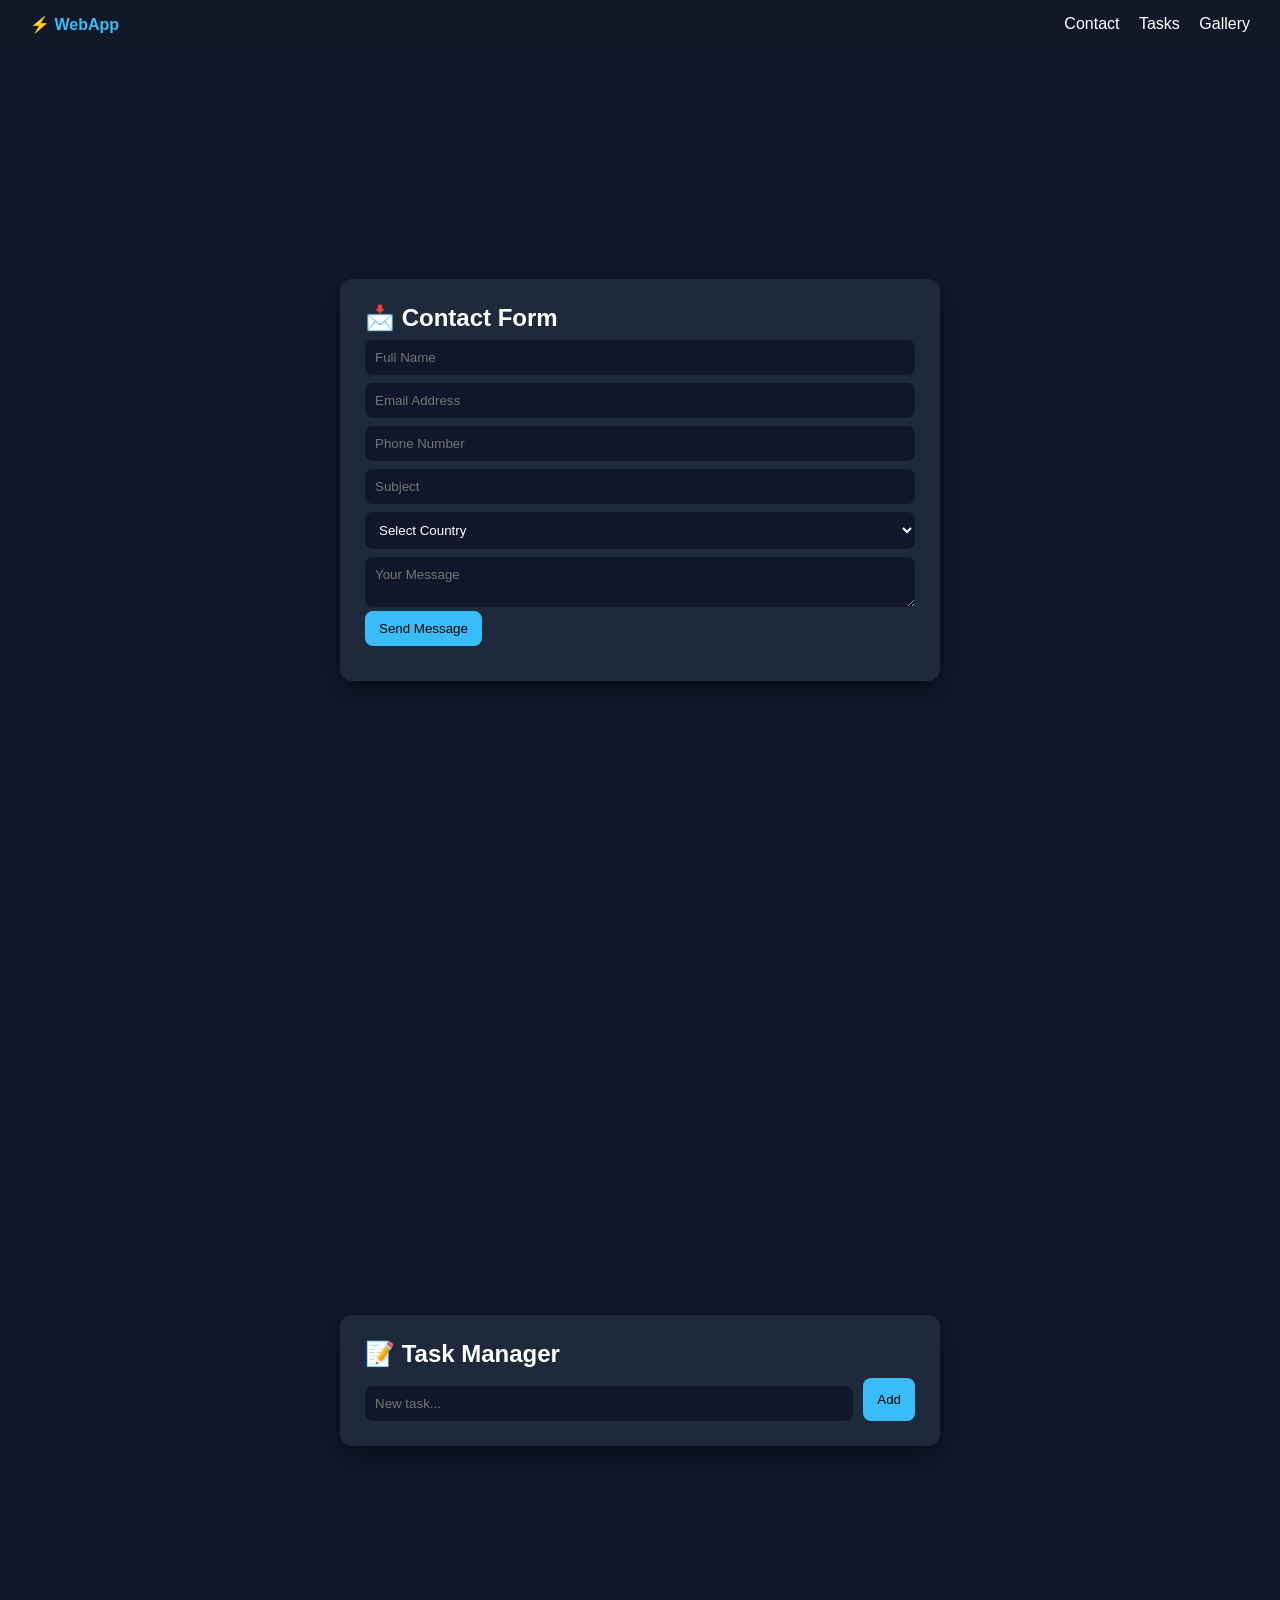
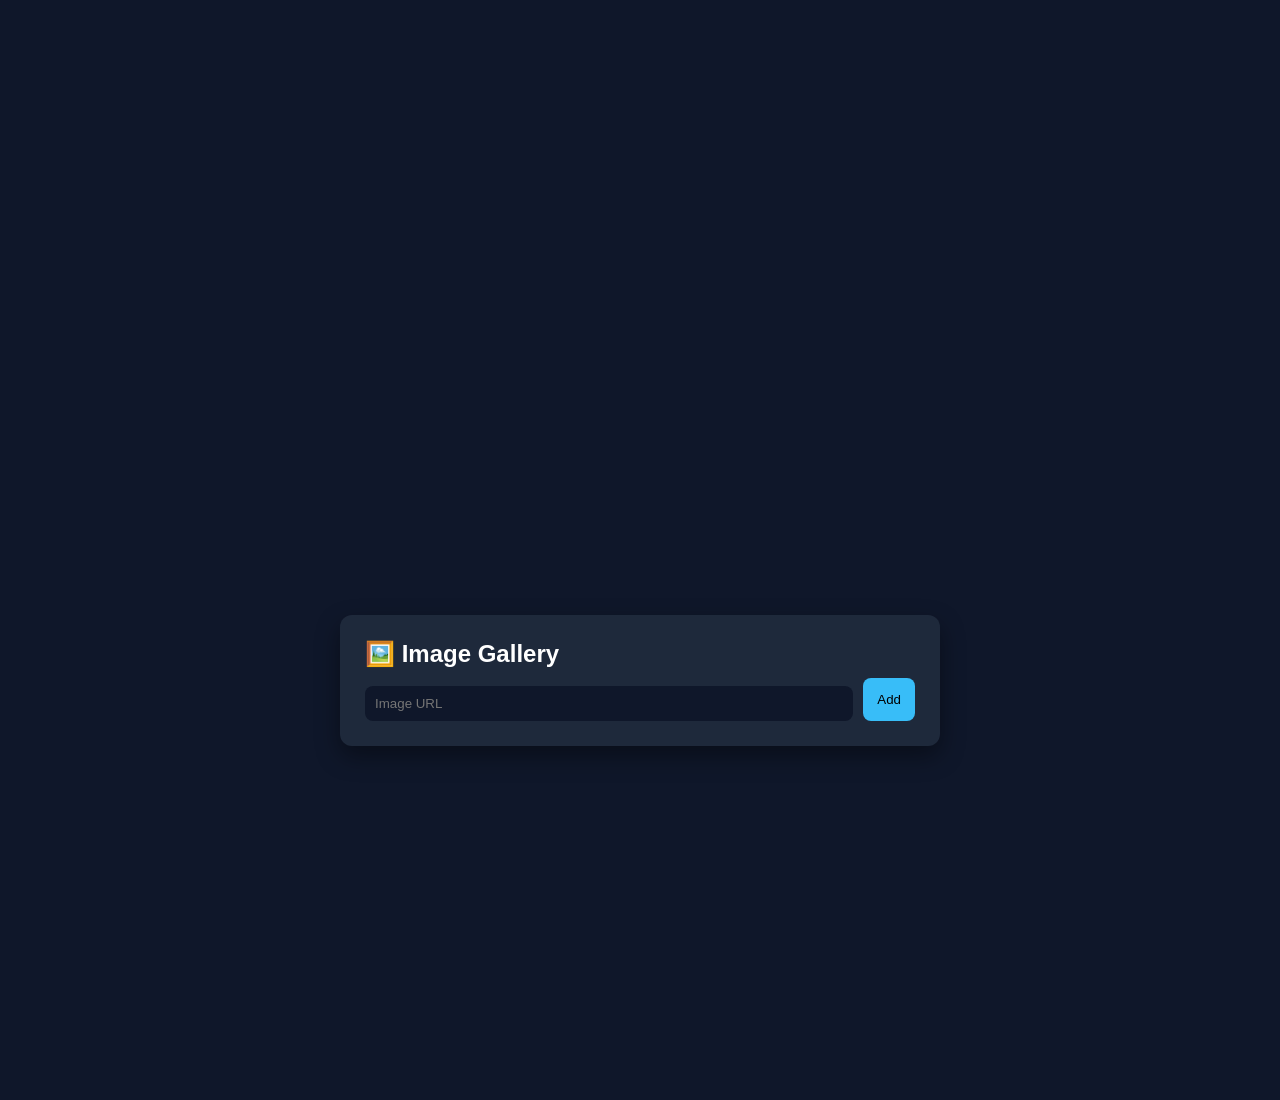
<file: Task2/index.html>
<!DOCTYPE html>
<html lang="en">
<head>
  <meta charset="UTF-8" />
  <meta name="viewport" content="width=device-width, initial-scale=1.0"/>
  <title>Mini Web App</title>
  <link rel="stylesheet" href="style.css">
</head>

<body>

<header>
  <div class="logo">⚡ WebApp</div>
  <nav>
    <a href="#form">Contact</a>
    <a href="#tasks">Tasks</a>
    <a href="#gallery">Gallery</a>
  </nav>
</header>


<section class="page" id="form">
  <div class="card">
    <h2>📩 Contact Form</h2>

    <form id="contactForm">
      <input type="text" id="name" placeholder="Full Name">
      <input type="email" id="email" placeholder="Email Address">
      <input type="tel" id="phone" placeholder="Phone Number">
      <input type="text" id="subject" placeholder="Subject">

      <select id="country">
        <option value="">Select Country</option>
        <option>India</option>
        <option>USA</option>
        <option>UK</option>
      </select>

      <textarea id="message" placeholder="Your Message"></textarea>

      <button type="submit">Send Message</button>
      <p id="formError"></p>
    </form>
  </div>
</section>


<section class="page" id="tasks">
  <div class="card">
    <h2>📝 Task Manager</h2>

    <div class="row">
      <input type="text" id="todoInput" placeholder="New task...">
      <button onclick="addTask()">Add</button>
    </div>

    <div id="todoList"></div>
  </div>
</section>


<section class="page" id="gallery">
  <div class="card">
    <h2>🖼️ Image Gallery</h2>

    <div class="row">
      <input type="text" id="imageURL" placeholder="Image URL">
      <button onclick="addImage()">Add</button>
    </div>

    <div id="galleryBox"></div>
  </div>
</section>

<script src="script.js"></script>
</body>
</html>
</file>
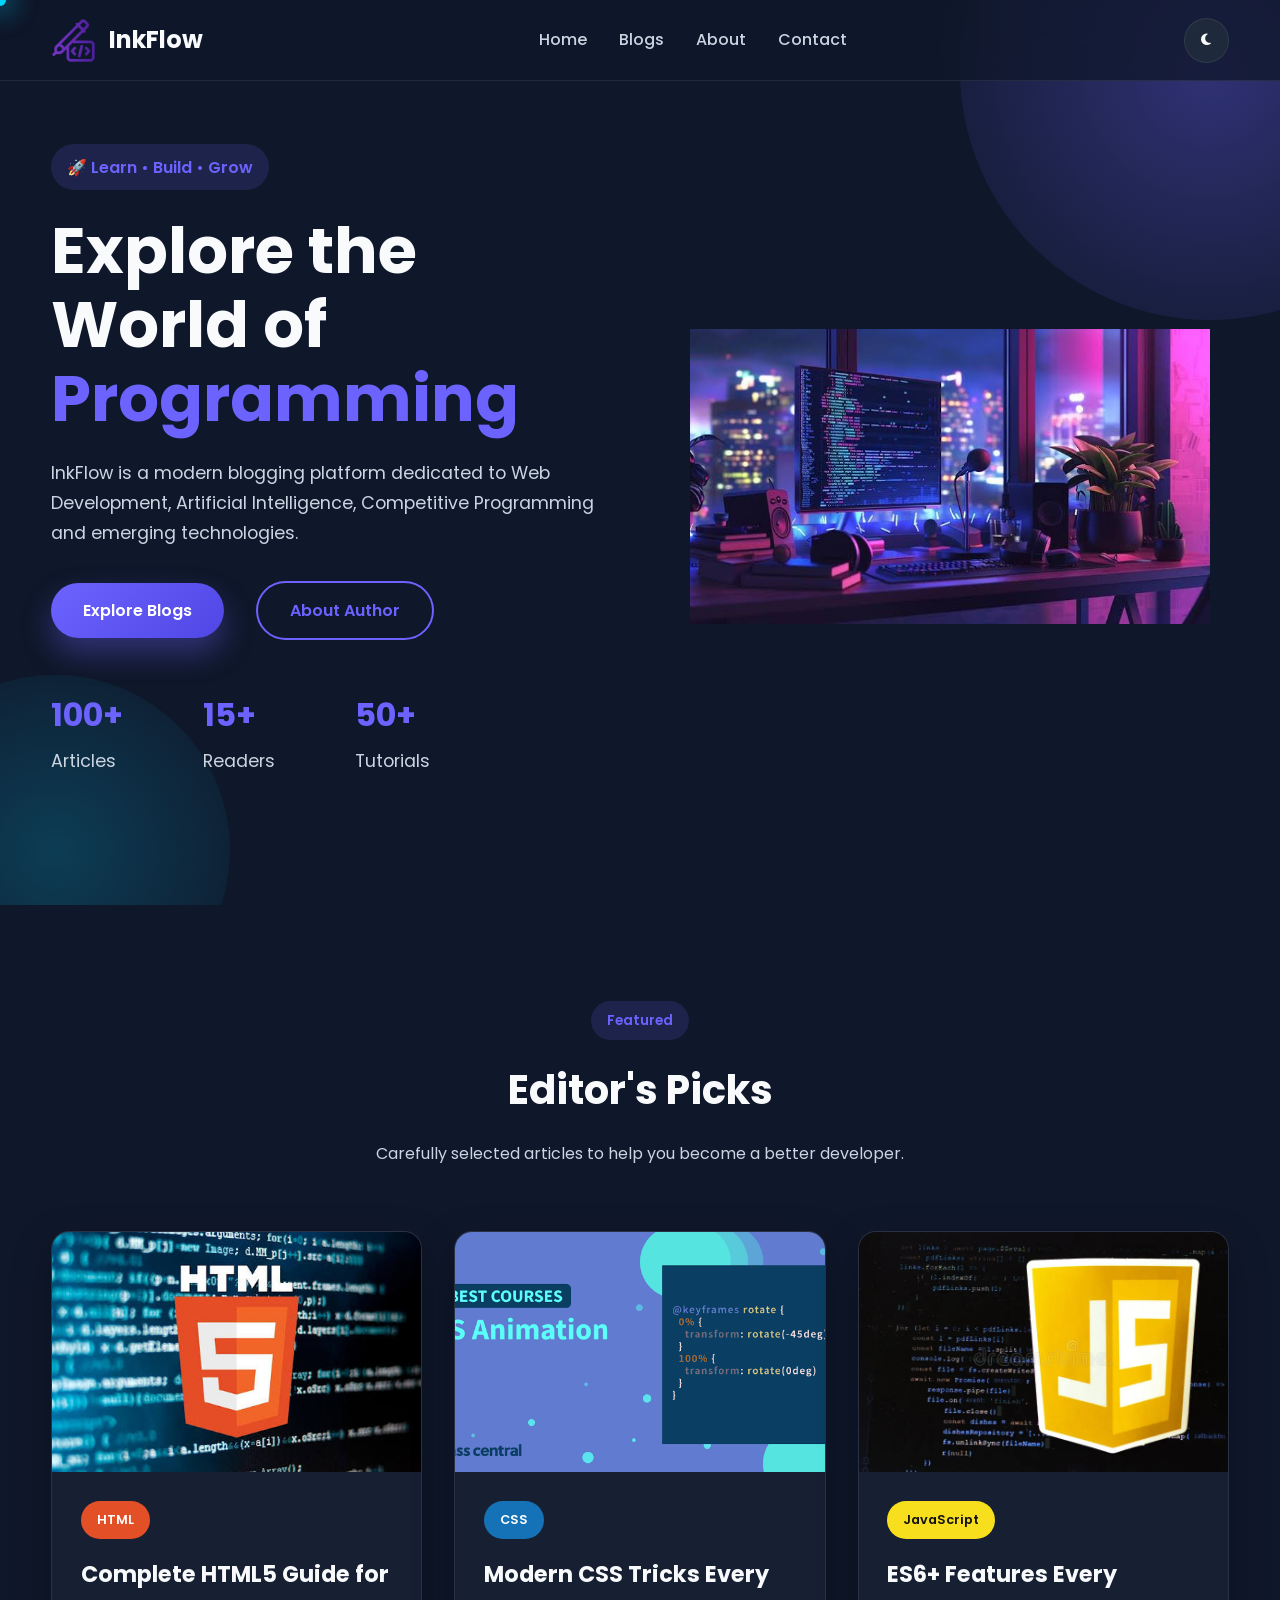
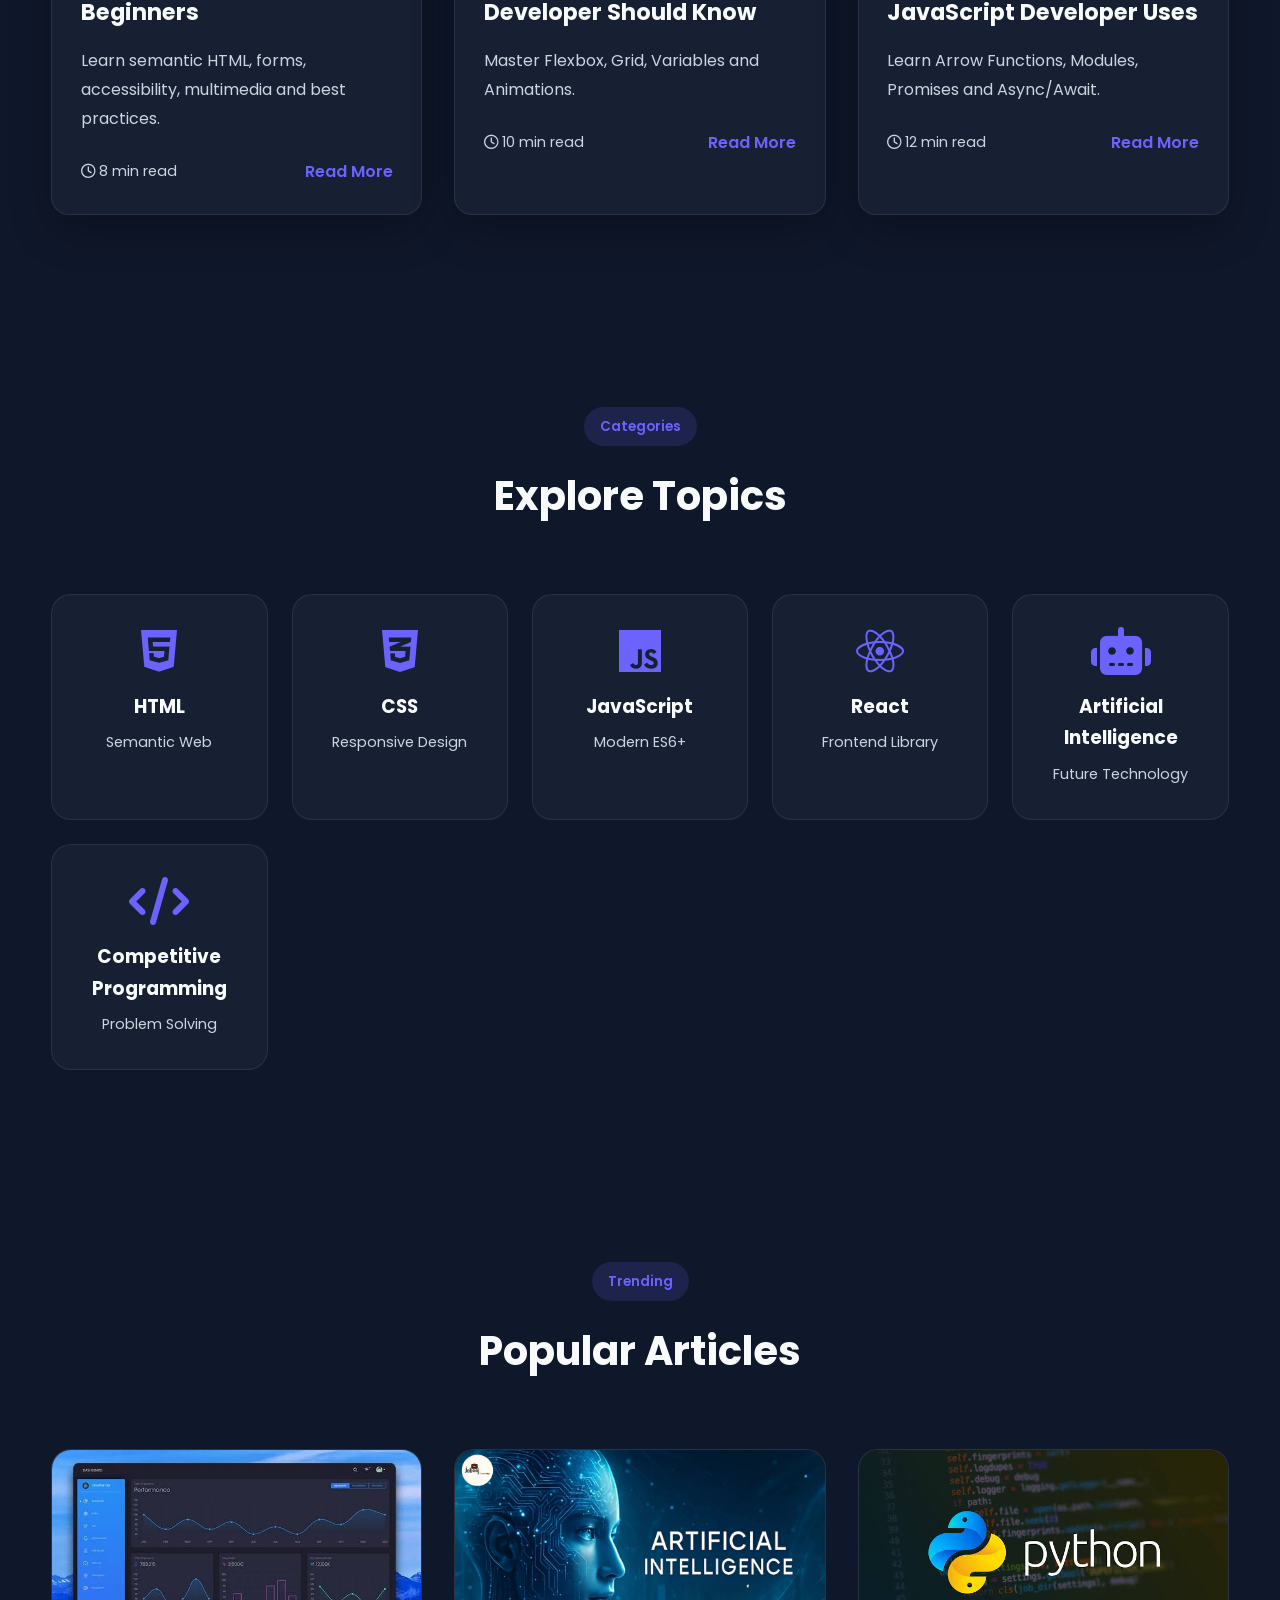
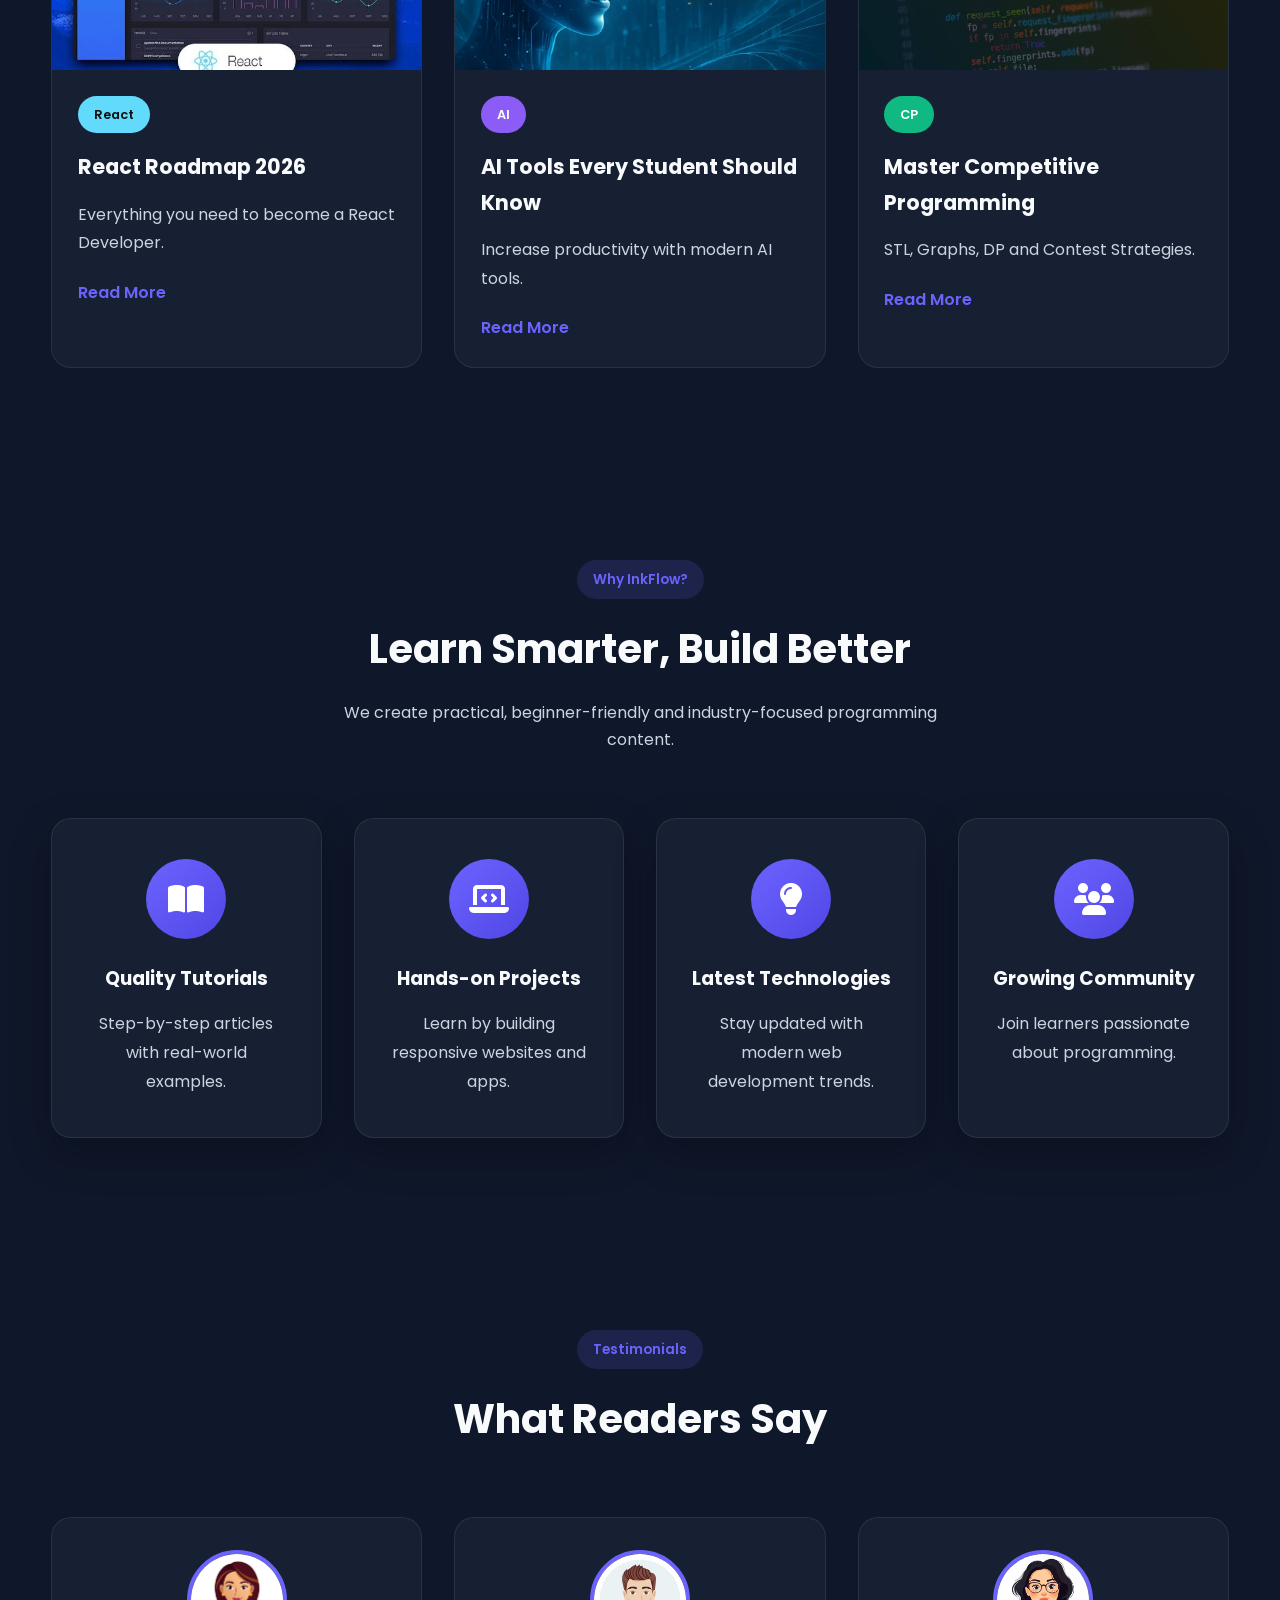
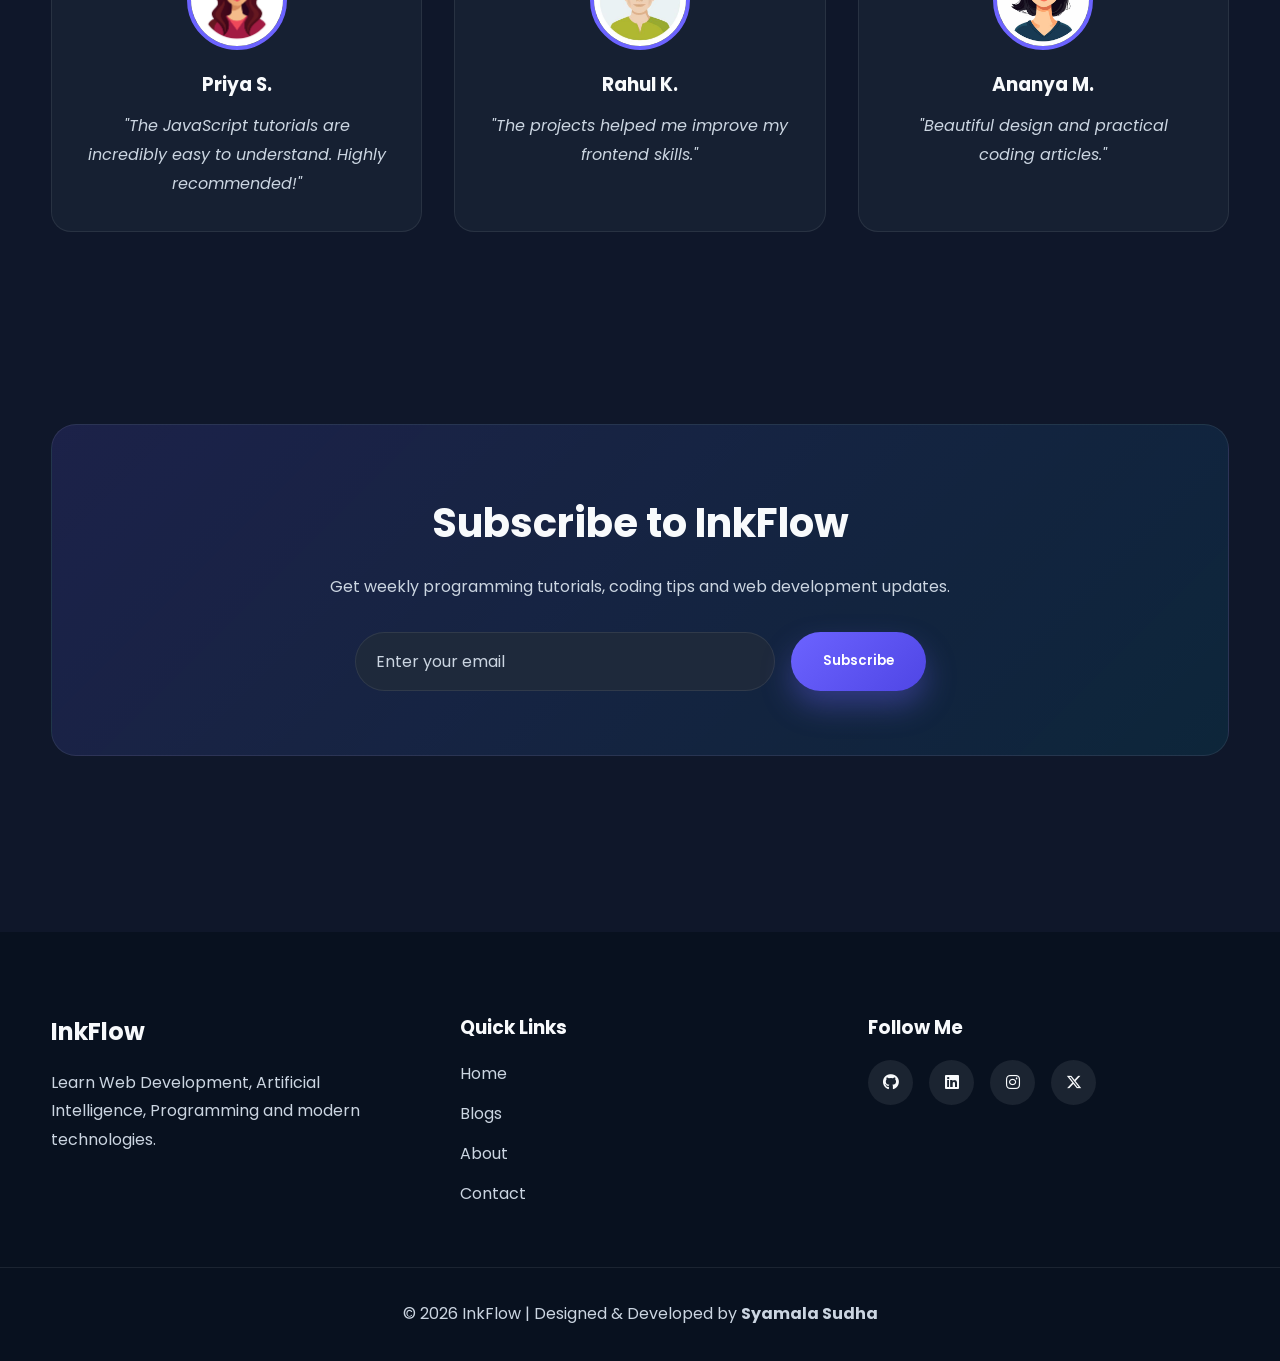
<file: Task5/index.html>
<!DOCTYPE html>
<html lang="en">

<head>

    <meta charset="UTF-8">

    <meta name="viewport"
          content="width=device-width, initial-scale=1.0">

    <meta name="description"
          content="InkFlow - A premium blogging platform for Web Development, Programming and Artificial Intelligence.">

    <meta name="keywords"
          content="HTML,CSS,JavaScript,Programming,Web Development,Blog">

    <meta name="author"
          content="Syamala Sudha">

    <title>InkFlow | Premium Tech Blog</title>

    <link rel="icon"
          href="images/favicon.png">

    <link rel="preconnect"
          href="https://fonts.googleapis.com">

    <link rel="preconnect"1
          href="https://fonts.gstatic.com"
          crossorigin>

    <link href="https://fonts.googleapis.com/css2?family=Poppins:wght@300;400;500;600;700;800&display=swap"
          rel="stylesheet">

    <link rel="stylesheet"
          href="https://cdnjs.cloudflare.com/ajax/libs/font-awesome/6.6.0/css/all.min.css">

    <link rel="stylesheet"
          href="css/style.css">

</head>

<body>

<!--================ LOADER ================-->

<div class="loader">

    <div class="loader-ring"></div>

</div>

<!--================ CURSOR ================-->

<div class="cursor"></div>

<div class="cursor-blur"></div>

<!--================ HEADER ================-->

<header class="header">

    <div class="container nav-container">

        <a href="index.html" class="logo">

            <img src="images/favicon.png" alt="InkFlow Logo">

            <span>InkFlow</span>

        </a>

        <nav class="navbar">

            <ul class="nav-links">

                <li><a href="index.html" class="active">Home</a></li>

                <li><a href="blogs.html">Blogs</a></li>

                <li><a href="about.html">About</a></li>

                <li><a href="contact.html">Contact</a></li>

            </ul>

        </nav>

        <div class="nav-actions">

            <button id="themeToggle"
                    class="theme-btn">

                <i class="fas fa-moon"></i>

            </button>

            <button class="menu-btn">

                <i class="fas fa-bars"></i>

            </button>

        </div>

    </div>

</header>

<!--================ HERO ================-->

<section class="hero">

    <div class="container hero-grid">

        <div class="hero-content">

            <span class="hero-tag">

                🚀 Learn • Build • Grow

            </span>

            <h1>

                Explore the World of

                <span>Programming</span>

            </h1>

            <p>

                InkFlow is a modern blogging platform dedicated to
                Web Development, Artificial Intelligence,
                Competitive Programming and emerging technologies.

            </p>

            <div class="hero-buttons">

                <a href="blogs.html"
                   class="btn btn-primary">

                    Explore Blogs

                </a>

                <a href="about.html"
                   class="btn btn-outline">

                    About Author

                </a>

            </div>

            <div class="hero-stats">

                <div class="stat">

                    <h3>100+</h3>

                    <p>Articles</p>

                </div>

                <div class="stat">

                    <h3>15K+</h3>

                    <p>Readers</p>

                </div>

                <div class="stat">

                    <h3>50+</h3>

                    <p>Tutorials</p>

                </div>

            </div>

        </div>

        <div class="hero-image">

            <img src="images/hero.png"
                 alt="Programming Illustration">

        </div>

    </div>

</section>

<!--================ FEATURED ARTICLES ================-->

<section class="featured section">

    <div class="container">

        <div class="section-header">

            <span class="section-tag">Featured</span>

            <h2>Editor's Picks</h2>

            <p>
                Carefully selected articles to help you become
                a better developer.
            </p>

        </div>

        <div class="featured-grid">

            <article class="featured-card">

                <img src="images/blog1.jpg"
                     alt="HTML5 Guide"
                     loading="lazy">

                <div class="card-content">

                    <span class="badge html">

                        HTML

                    </span>

                    <h3>

                        Complete HTML5 Guide for Beginners

                    </h3>

                    <p>

                        Learn semantic HTML, forms, accessibility,
                        multimedia and best practices.

                    </p>

                    <div class="card-footer">

                        <span>

                            <i class="far fa-clock"></i>

                            8 min read

                        </span>

                        <a href="article.html">

                            Read More

                        </a>

                    </div>

                </div>

            </article>

            <article class="featured-card">

                <img src="images/blog2.jpg"
                     alt="CSS"
                     loading="lazy">

                <div class="card-content">

                    <span class="badge css">

                        CSS

                    </span>

                    <h3>

                        Modern CSS Tricks Every Developer Should Know

                    </h3>

                    <p>

                        Master Flexbox, Grid,
                        Variables and Animations.

                    </p>

                    <div class="card-footer">

                        <span>

                            <i class="far fa-clock"></i>

                            10 min read

                        </span>

                        <a href="article.html">

                            Read More

                        </a>

                    </div>

                </div>

            </article>

            <article class="featured-card">

                <img src="images/blog3.jpg"
                     alt="JavaScript"
                     loading="lazy">

                <div class="card-content">

                    <span class="badge js">

                        JavaScript

                    </span>

                    <h3>

                        ES6+ Features Every JavaScript Developer Uses

                    </h3>

                    <p>

                        Learn Arrow Functions,
                        Modules, Promises and Async/Await.

                    </p>

                    <div class="card-footer">

                        <span>

                            <i class="far fa-clock"></i>

                            12 min read

                        </span>

                        <a href="article.html">

                            Read More

                        </a>

                    </div>

                </div>

            </article>

        </div>

    </div>

</section>

<!--================ CATEGORIES ================-->

<section class="categories section">

    <div class="container">

        <div class="section-header">

            <span class="section-tag">

                Categories

            </span>

            <h2>

                Explore Topics

            </h2>

        </div>

        <div class="category-grid">

            <div class="category-card">

                <i class="fab fa-html5"></i>

                <h3>HTML</h3>

                <p>Semantic Web</p>

            </div>

            <div class="category-card">

                <i class="fab fa-css3-alt"></i>

                <h3>CSS</h3>

                <p>Responsive Design</p>

            </div>

            <div class="category-card">

                <i class="fab fa-js"></i>

                <h3>JavaScript</h3>

                <p>Modern ES6+</p>

            </div>

            <div class="category-card">

                <i class="fab fa-react"></i>

                <h3>React</h3>

                <p>Frontend Library</p>

            </div>

            <div class="category-card">

                <i class="fas fa-robot"></i>

                <h3>Artificial Intelligence</h3>

                <p>Future Technology</p>

            </div>

            <div class="category-card">

                <i class="fas fa-code"></i>

                <h3>Competitive Programming</h3>

                <p>Problem Solving</p>

            </div>

        </div>

    </div>

</section>

<!--================ TRENDING ================-->

<section class="trending section">

    <div class="container">

        <div class="section-header">

            <span class="section-tag">

                Trending

            </span>

            <h2>

                Popular Articles

            </h2>

        </div>

        <div class="blog-grid">

            <article class="blog-card">

                <img src="images/blog4.jpg"
                     alt="React"
                     loading="lazy">

                <div class="blog-content">

                    <span class="badge react">

                        React

                    </span>

                    <h3>

                        React Roadmap 2026

                    </h3>

                    <p>

                        Everything you need to become
                        a React Developer.

                    </p>

                    <a href="article.html"
                       class="btn-small">

                        Read More

                    </a>

                </div>

            </article>

            <article class="blog-card">

                <img src="images/blog5.jpg"
                     alt="AI"
                     loading="lazy">

                <div class="blog-content">

                    <span class="badge ai">

                        AI

                    </span>

                    <h3>

                        AI Tools Every Student Should Know

                    </h3>

                    <p>

                        Increase productivity with modern AI tools.

                    </p>

                    <a href="article.html"
                       class="btn-small">

                        Read More

                    </a>

                </div>

            </article>

            <article class="blog-card">

                <img src="images/blog6.jpg"
                     alt="CP"
                     loading="lazy">

                <div class="blog-content">

                    <span class="badge cp">

                        CP

                    </span>

                    <h3>

                        Master Competitive Programming

                    </h3>

                    <p>

                        STL, Graphs,
                        DP and Contest Strategies.

                    </p>

                    <a href="article.html"
                       class="btn-small">

                        Read More

                    </a>

                </div>

            </article>

        </div>

    </div>

</section>
<!--================ WHY CHOOSE INKFLOW ================-->

<section class="why-us section">

    <div class="container">

        <div class="section-header">

            <span class="section-tag">

                Why InkFlow?

            </span>

            <h2>

                Learn Smarter, Build Better

            </h2>

            <p>

                We create practical, beginner-friendly and
                industry-focused programming content.

            </p>

        </div>

        <div class="features-grid">

            <div class="feature-card">

                <i class="fas fa-book-open"></i>

                <h3>Quality Tutorials</h3>

                <p>

                    Step-by-step articles with real-world examples.

                </p>

            </div>

            <div class="feature-card">

                <i class="fas fa-laptop-code"></i>

                <h3>Hands-on Projects</h3>

                <p>

                    Learn by building responsive websites and apps.

                </p>

            </div>

            <div class="feature-card">

                <i class="fas fa-lightbulb"></i>

                <h3>Latest Technologies</h3>

                <p>

                    Stay updated with modern web development trends.

                </p>

            </div>

            <div class="feature-card">

                <i class="fas fa-users"></i>

                <h3>Growing Community</h3>

                <p>

                    Join learners passionate about programming.

                </p>

            </div>

        </div>

    </div>

</section>

<!--================ TESTIMONIALS ================-->

<section class="testimonials section">

    <div class="container">

        <div class="section-header">

            <span class="section-tag">

                Testimonials

            </span>

            <h2>

                What Readers Say

            </h2>

        </div>

        <div class="testimonial-grid">

            <div class="testimonial-card">

                <img src="images/testimonial1.jpg"
                     alt="Reader">

                <h3>Priya S.</h3>

                <p>

                    "The JavaScript tutorials are incredibly easy to
                    understand. Highly recommended!"

                </p>

            </div>

            <div class="testimonial-card">

                <img src="images/testimonial2.jpg"
                     alt="Reader">

                <h3>Rahul K.</h3>

                <p>

                    "The projects helped me improve my frontend skills."

                </p>

            </div>

            <div class="testimonial-card">

                <img src="images/testimonial3.jpg"
                     alt="Reader">

                <h3>Ananya M.</h3>

                <p>

                    "Beautiful design and practical coding articles."

                </p>

            </div>

        </div>

    </div>

</section>

<!--================ NEWSLETTER ================-->

<section class="newsletter section">

    <div class="container newsletter-box">

        <h2>

            Subscribe to InkFlow

        </h2>

        <p>

            Get weekly programming tutorials,
            coding tips and web development updates.

        </p>

        <form id="newsletterForm">

            <input
                type="email"
                placeholder="Enter your email"
                required>

            <button
                type="submit"
                class="btn btn-primary">

                Subscribe

            </button>

        </form>

    </div>

</section>

<!--================ FOOTER ================-->

<footer class="footer">

    <div class="container footer-grid">

        <div>

            <h2>

                InkFlow

            </h2>

            <p>

                Learn Web Development,
                Artificial Intelligence,
                Programming and modern technologies.

            </p>

        </div>

        <div>

            <h3>

                Quick Links

            </h3>

            <ul>

                <li><a href="index.html">Home</a></li>

                <li><a href="blogs.html">Blogs</a></li>

                <li><a href="about.html">About</a></li>

                <li><a href="contact.html">Contact</a></li>

            </ul>

        </div>

        <div>

            <h3>

                Follow Me

            </h3>

            <div class="social-icons">

                <a href="#"><i class="fab fa-github"></i></a>

                <a href="#"><i class="fab fa-linkedin"></i></a>

                <a href="#"><i class="fab fa-instagram"></i></a>

                <a href="#"><i class="fab fa-x-twitter"></i></a>

            </div>

        </div>

    </div>

    <div class="footer-bottom">

        <p>

            © 2026 InkFlow | Designed & Developed by
            <strong>Syamala Sudha</strong>

        </p>

    </div>

</footer>

<!--================ SCROLL TO TOP ================-->

<button class="scroll-top">

    <i class="fas fa-arrow-up"></i>

</button>

<!--================ JAVASCRIPT ================-->

<script src="js/script.js"></script>

</body>

</html>
</file>
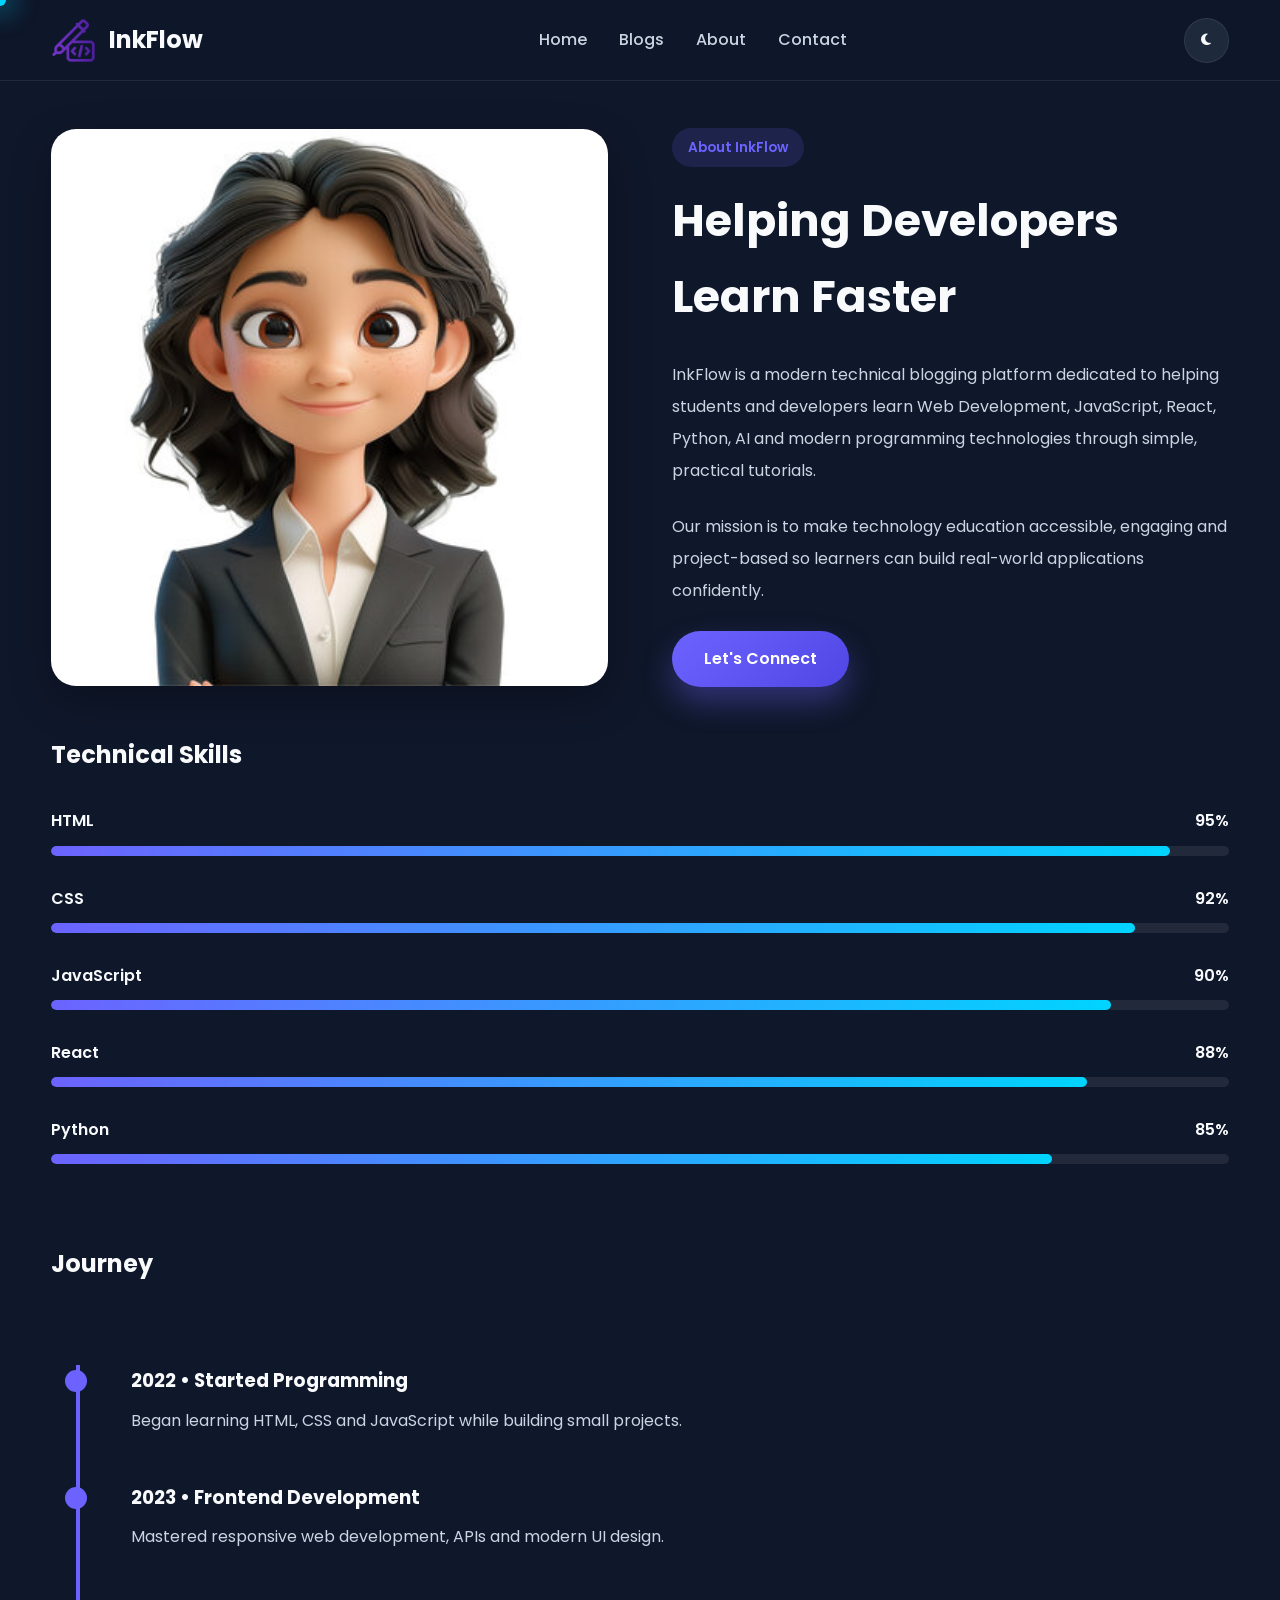
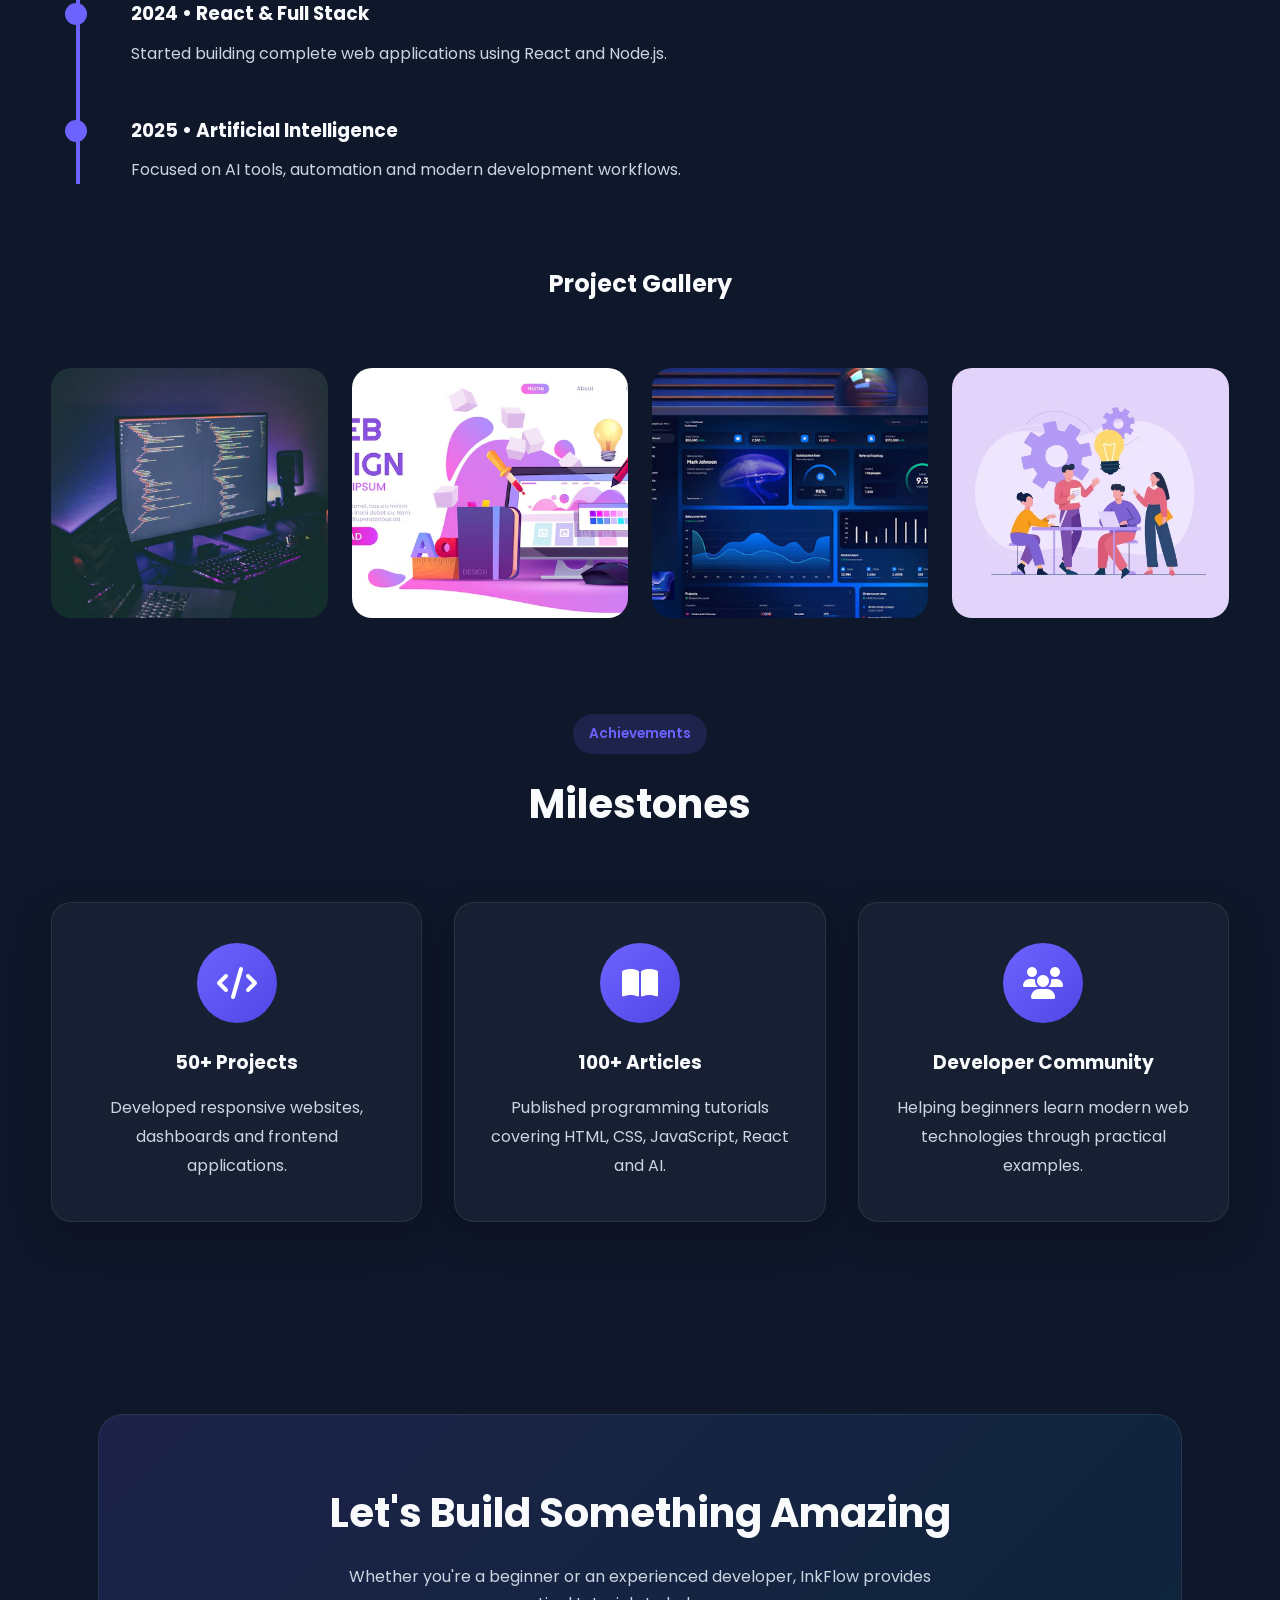
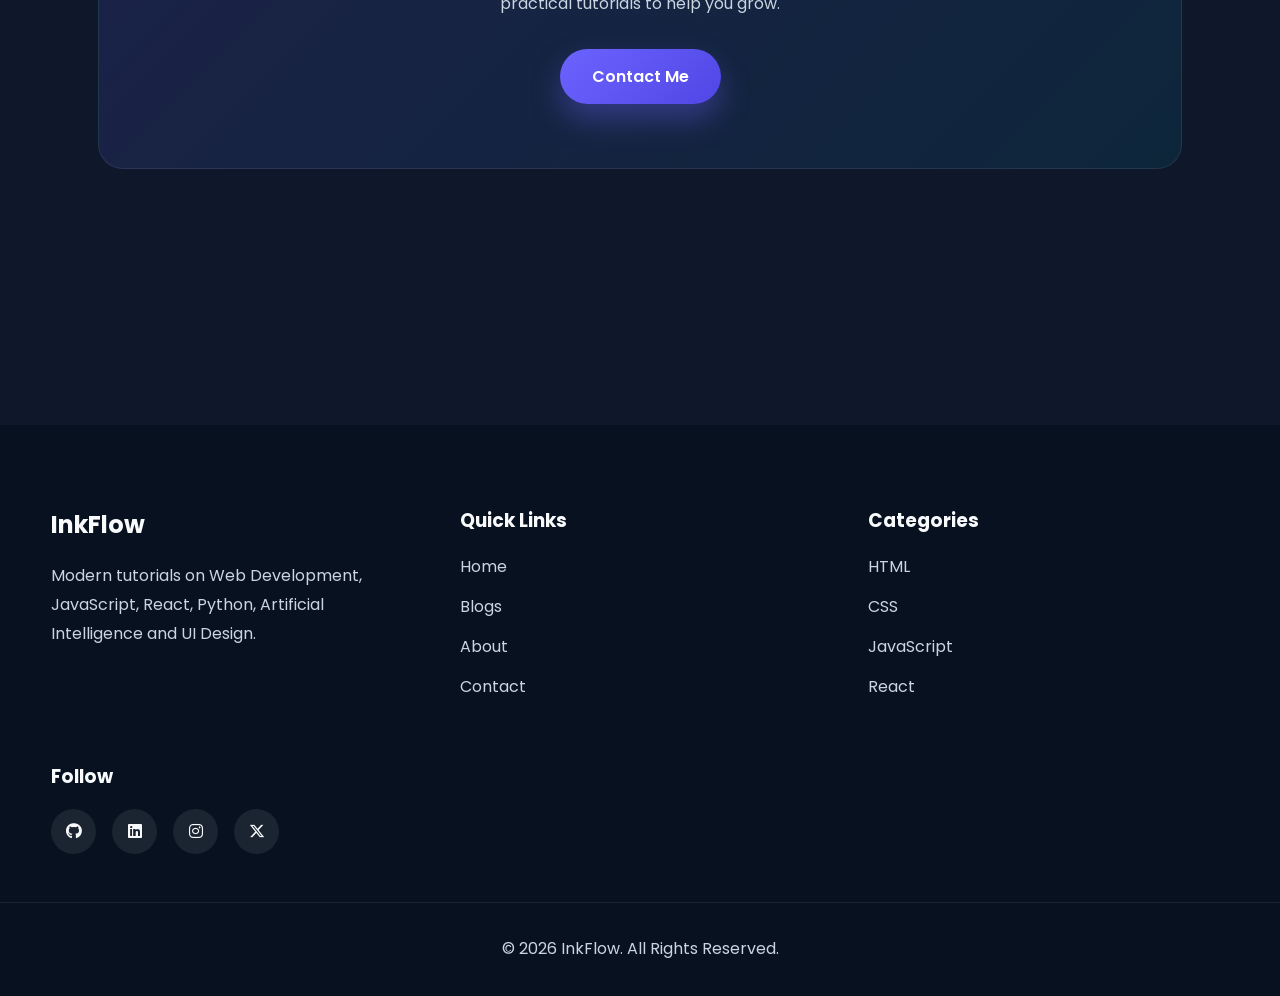
<file: Task5/about.html>
<!DOCTYPE html>
<html lang="en">

<head>

<meta charset="UTF-8">

<meta name="viewport" content="width=device-width, initial-scale=1.0">

<title>About | InkFlow</title>

<meta name="description" content="Learn more about InkFlow, our mission, skills and journey.">

<link rel="icon" href="images/favicon.png">

<link rel="preconnect" href="https://fonts.googleapis.com">

<link rel="preconnect" href="https://fonts.gstatic.com" crossorigin>

<link href="https://fonts.googleapis.com/css2?family=Poppins:wght@300;400;500;600;700;800&display=swap" rel="stylesheet">

<link rel="stylesheet" href="https://cdnjs.cloudflare.com/ajax/libs/font-awesome/6.6.0/css/all.min.css">

<link rel="stylesheet" href="css/style.css">

</head>

<body>

<div class="loader">

<div class="loader-ring"></div>

</div>

<div class="cursor"></div>

<div class="cursor-blur"></div>

<header class="header">

<div class="container nav-container">

<a href="index.html" class="logo">

<img src="images/favicon.png" alt="InkFlow">

<span>InkFlow</span>

</a>

<nav class="navbar">

<ul class="nav-links">

<li><a href="index.html">Home</a></li>

<li><a href="blogs.html">Blogs</a></li>

<li><a href="about.html" class="active">About</a></li>

<li><a href="contact.html">Contact</a></li>

</ul>

</nav>

<div class="nav-actions">

<button id="themeToggle" class="theme-btn">

<i class="fas fa-moon"></i>

</button>

<button class="menu-btn">

<i class="fas fa-bars"></i>

</button>

</div>

</div>

</header>

<section class="about">

<div class="container">

<div class="about-grid">

<div class="about-image">

<img src="images/author.jpg" alt="Developer">

</div>

<div class="about-content">

<span class="section-tag">

About InkFlow

</span>

<h2>

Helping Developers Learn Faster

</h2>

<p>

InkFlow is a modern technical blogging platform dedicated to helping students and developers learn Web Development, JavaScript, React, Python, AI and modern programming technologies through simple, practical tutorials.

</p>

<p>

Our mission is to make technology education accessible, engaging and project-based so learners can build real-world applications confidently.

</p>

<a href="contact.html" class="btn btn-primary">

Let's Connect

</a>

</div>

</div>

<div class="skills">

<h2 style="margin-bottom:2rem">

Technical Skills

</h2>

<div class="skill">

<div class="skill-title">

<span>HTML</span>

<span>95%</span>

</div>

<div class="progress">

<span style="width:95%"></span>

</div>

</div>

<div class="skill">

<div class="skill-title">

<span>CSS</span>

<span>92%</span>

</div>

<div class="progress">

<span style="width:92%"></span>

</div>

</div>

<div class="skill">

<div class="skill-title">

<span>JavaScript</span>

<span>90%</span>

</div>

<div class="progress">

<span style="width:90%"></span>

</div>

</div>

<div class="skill">

<div class="skill-title">

<span>React</span>

<span>88%</span>

</div>

<div class="progress">

<span style="width:88%"></span>

</div>

</div>

<div class="skill">

<div class="skill-title">

<span>Python</span>

<span>85%</span>

</div>

<div class="progress">

<span style="width:85%"></span>

</div>

</div>

</div>

<h2 style="margin-top:5rem">

Journey

</h2>

<div class="timeline">

<div class="timeline-item">

<h3>

2022 • Started Programming

</h3>

<p>

Began learning HTML, CSS and JavaScript while building small projects.

</p>

</div>

<div class="timeline-item">

<h3>

2023 • Frontend Development

</h3>

<p>

Mastered responsive web development, APIs and modern UI design.

</p>

</div>

<div class="timeline-item">

<h3>

2024 • React & Full Stack

</h3>

<p>

Started building complete web applications using React and Node.js.

</p>

</div>

<div class="timeline-item">

<h3>

2025 • Artificial Intelligence

</h3>

<p>

Focused on AI tools, automation and modern development workflows.

</p>

</div>

</div>
<!--================ GALLERY ================-->

<h2 style="margin-top:5rem;text-align:center;">

Project Gallery

</h2>

<div class="gallery">

    <img src="images/gallery1.jpg" alt="Project 1">

    <img src="images/gallery2.jpg" alt="Project 2">

    <img src="images/gallery3.jpg" alt="Project 3">

    <img src="images/gallery4.jpg" alt="Project 4">

</div>

<!--================ ACHIEVEMENTS ================-->

<section class="section">

    <div class="section-header">

        <span class="section-tag">

            Achievements

        </span>

        <h2>

            Milestones

        </h2>

    </div>

    <div class="features-grid">

        <div class="feature-card">

            <i class="fas fa-code"></i>

            <h3>50+ Projects</h3>

            <p>

                Developed responsive websites,
                dashboards and frontend applications.

            </p>

        </div>

        <div class="feature-card">

            <i class="fas fa-book-open"></i>

            <h3>100+ Articles</h3>

            <p>

                Published programming tutorials
                covering HTML, CSS, JavaScript,
                React and AI.

            </p>

        </div>

        <div class="feature-card">

            <i class="fas fa-users"></i>

            <h3>Developer Community</h3>

            <p>

                Helping beginners learn
                modern web technologies through
                practical examples.

            </p>

        </div>

    </div>

</section>

<!--================ CALL TO ACTION ================-->

<section class="newsletter section">

    <div class="container newsletter-box">

        <h2>

            Let's Build Something Amazing

        </h2>

        <p>

            Whether you're a beginner or an experienced developer,
            InkFlow provides practical tutorials to help you grow.

        </p>

        <a href="contact.html" class="btn btn-primary">

            Contact Me

        </a>

    </div>

</section>

</div>

</section>

<!--================ FOOTER ================-->

<footer class="footer">

<div class="container footer-grid">

<div>

<h2>InkFlow</h2>

<p>

Modern tutorials on Web Development,
JavaScript, React, Python,
Artificial Intelligence and UI Design.

</p>

</div>

<div>

<h3>Quick Links</h3>

<ul>

<li><a href="index.html">Home</a></li>

<li><a href="blogs.html">Blogs</a></li>

<li><a href="about.html">About</a></li>

<li><a href="contact.html">Contact</a></li>

</ul>

</div>

<div>

<h3>Categories</h3>

<ul>

<li><a href="#">HTML</a></li>

<li><a href="#">CSS</a></li>

<li><a href="#">JavaScript</a></li>

<li><a href="#">React</a></li>

</ul>

</div>

<div>

<h3>Follow</h3>

<div class="social-icons">

<a href="#"><i class="fab fa-github"></i></a>

<a href="#"><i class="fab fa-linkedin"></i></a>

<a href="#"><i class="fab fa-instagram"></i></a>

<a href="#"><i class="fab fa-x-twitter"></i></a>

</div>

</div>

</div>

<div class="footer-bottom">

<p>

© 2026 InkFlow. All Rights Reserved.

</p>

</div>

</footer>

<!--================ SCROLL TOP ================-->

<button class="scroll-top">

<i class="fas fa-arrow-up"></i>

</button>

<script src="js/script.js"></script>

</body>

</html>
</file>
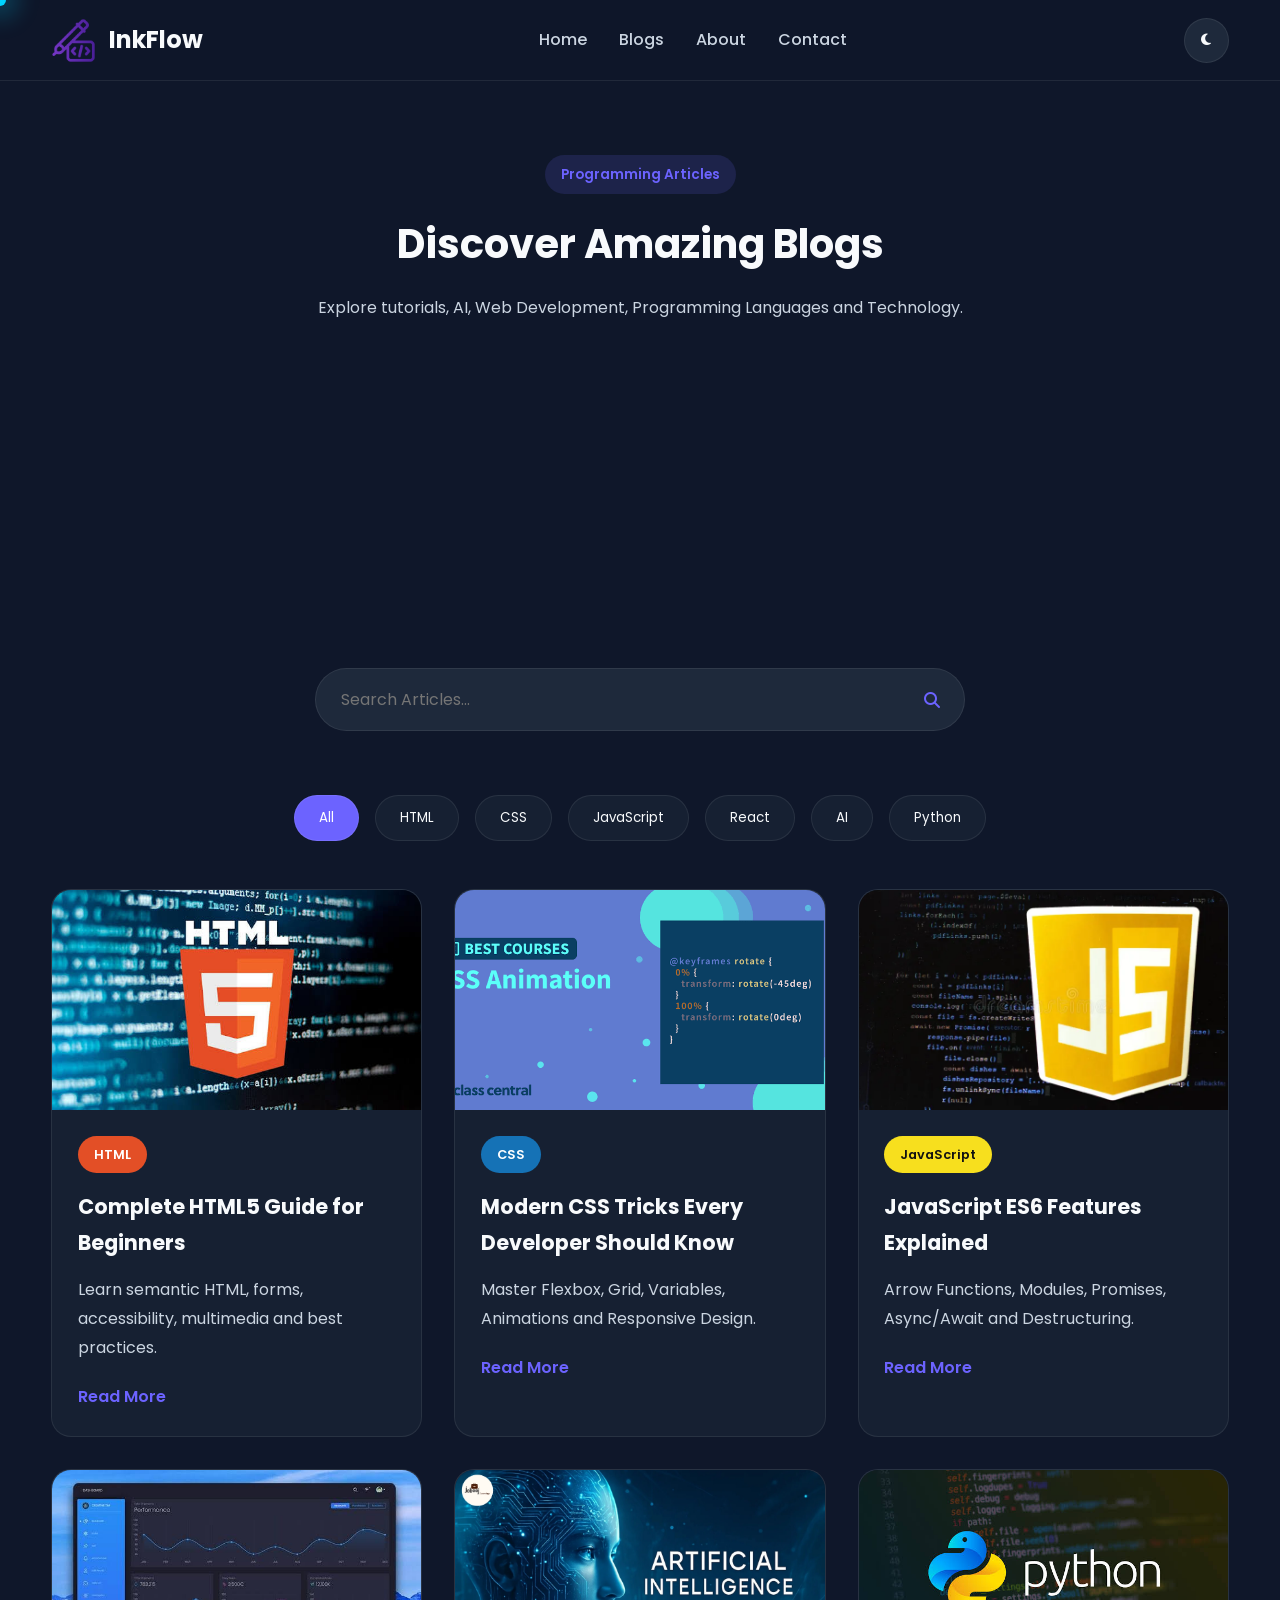
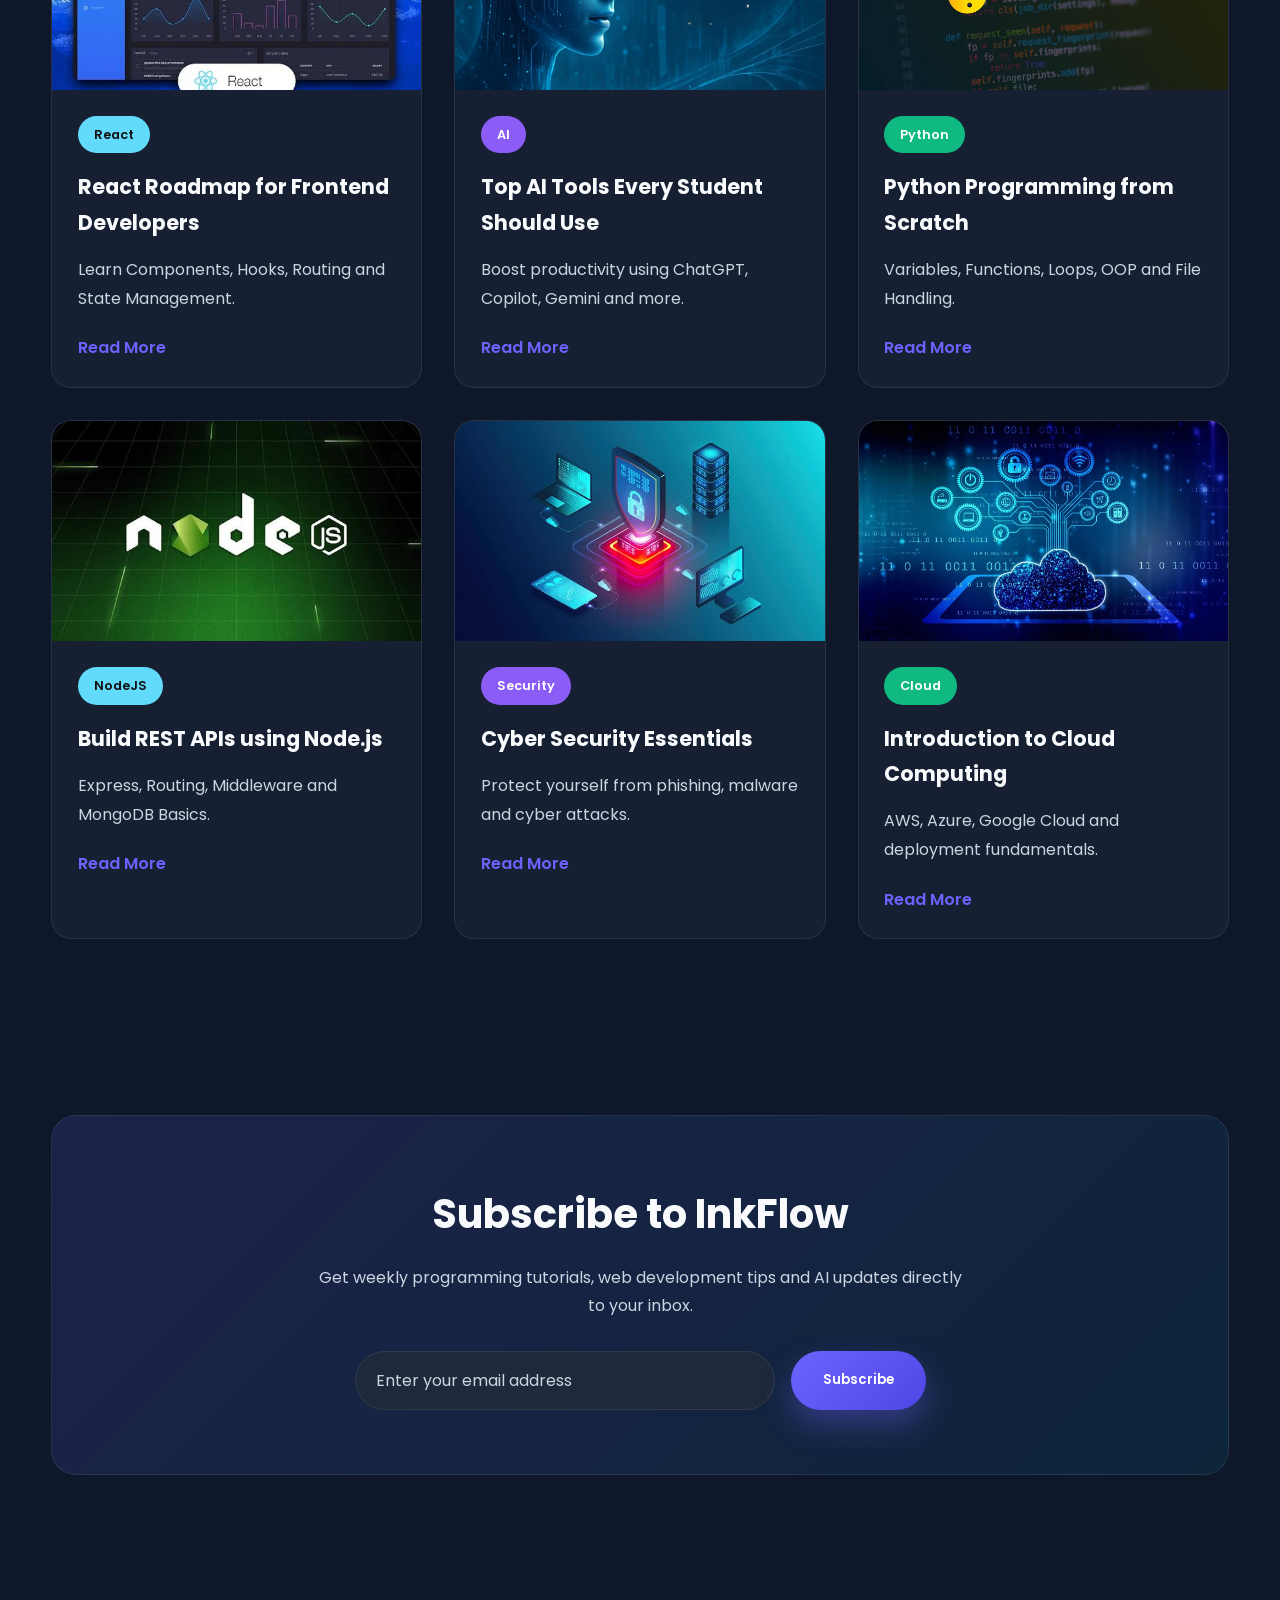
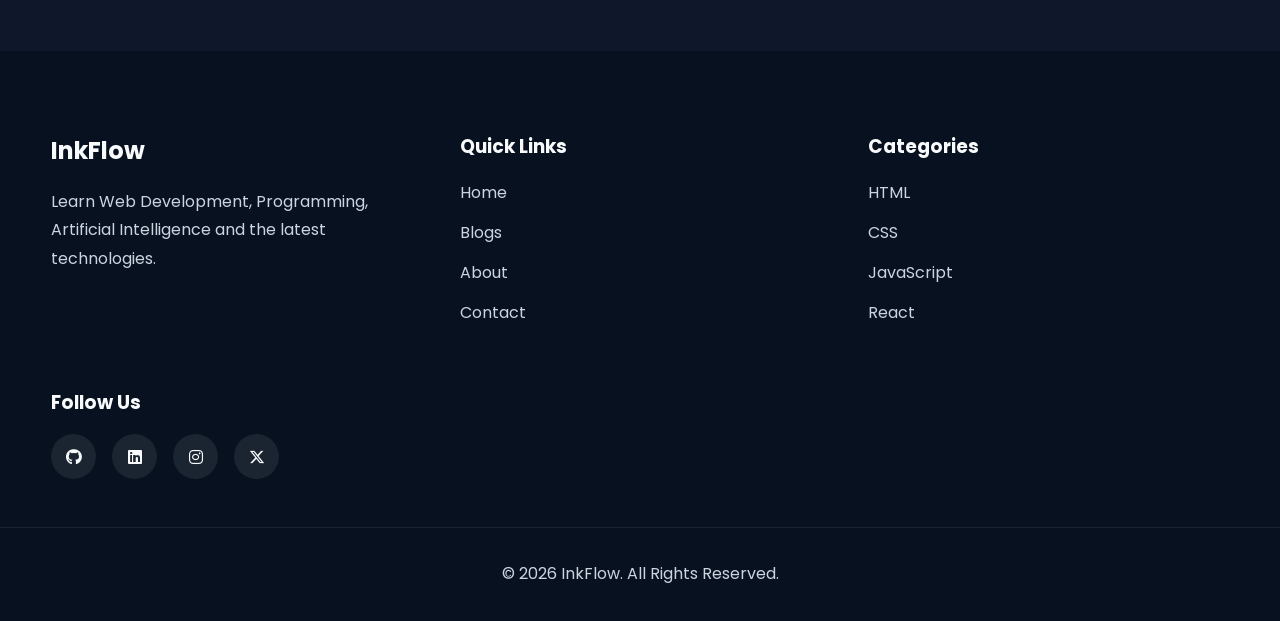
<file: Task5/blogs.html>
<!DOCTYPE html>
<html lang="en">

<head>

    <meta charset="UTF-8">

    <meta name="viewport" content="width=device-width, initial-scale=1.0">

    <title>Blogs | InkFlow</title>

    <meta name="description"
        content="Explore programming, web development, AI and technology articles on InkFlow.">

    <link rel="icon" href="images/favicon.png">

    <link rel="preconnect" href="https://fonts.googleapis.com">

    <link rel="preconnect" href="https://fonts.gstatic.com" crossorigin>

    <link href="https://fonts.googleapis.com/css2?family=Poppins:wght@300;400;500;600;700;800&display=swap"
        rel="stylesheet">

    <link rel="stylesheet"
        href="https://cdnjs.cloudflare.com/ajax/libs/font-awesome/6.6.0/css/all.min.css">

    <link rel="stylesheet" href="css/style.css">

</head>

<body>

<div class="loader">

    <div class="loader-ring"></div>

</div>

<div class="cursor"></div>

<div class="cursor-blur"></div>

<header class="header">

    <div class="container nav-container">

        <a href="index.html" class="logo">

            <img src="images/favicon.png" alt="logo">

            <span>InkFlow</span>

        </a>

        <nav class="navbar">

            <ul class="nav-links">

                <li><a href="index.html">Home</a></li>

                <li><a href="blogs.html" class="active">Blogs</a></li>

                <li><a href="about.html">About</a></li>

                <li><a href="contact.html">Contact</a></li>

            </ul>

        </nav>

        <div class="nav-actions">

            <button id="themeToggle" class="theme-btn">

                <i class="fas fa-moon"></i>

            </button>

            <button class="menu-btn">

                <i class="fas fa-bars"></i>

            </button>

        </div>

    </div>

</header>

<section class="small-hero">

    <div class="container">

        <div class="section-header">

            <span class="section-tag">

                Programming Articles

            </span>

            <h2>

                Discover Amazing Blogs

            </h2>

            <p>

                Explore tutorials, AI, Web Development,
                Programming Languages and Technology.

            </p>

        </div>

    </div>

</section>

<section class="blogs-page">

<div class="container">

<div class="search-bar">

<input
type="text"
placeholder="Search Articles...">

<i class="fas fa-search"></i>

</div>

<div class="filter-buttons">

<button class="active">All</button>

<button>HTML</button>

<button>CSS</button>

<button>JavaScript</button>

<button>React</button>

<button>AI</button>

<button>Python</button>

</div>

<div class="blog-grid">
  <article class="blog-card">

    <img src="images/blog1.jpg" alt="HTML">

    <div class="blog-content">

        <span class="badge html">HTML</span>

        <h3>Complete HTML5 Guide for Beginners</h3>

        <p>
            Learn semantic HTML, forms, accessibility,
            multimedia and best practices.
        </p>

        <a href="article.html" class="btn-small">
            Read More
        </a>

    </div>

</article>

<article class="blog-card">

    <img src="images/blog2.jpg" alt="CSS">

    <div class="blog-content">

        <span class="badge css">CSS</span>

        <h3>Modern CSS Tricks Every Developer Should Know</h3>

        <p>
            Master Flexbox, Grid,
            Variables, Animations and Responsive Design.
        </p>

        <a href="article.html" class="btn-small">
            Read More
        </a>

    </div>

</article>

<article class="blog-card">

    <img src="images/blog3.jpg" alt="JavaScript">

    <div class="blog-content">

        <span class="badge js">JavaScript</span>

        <h3>JavaScript ES6 Features Explained</h3>

        <p>
            Arrow Functions, Modules,
            Promises, Async/Await and Destructuring.
        </p>

        <a href="article.html" class="btn-small">
            Read More
        </a>

    </div>

</article>

<article class="blog-card">

    <img src="images/blog4.jpg" alt="React">

    <div class="blog-content">

        <span class="badge react">React</span>

        <h3>React Roadmap for Frontend Developers</h3>

        <p>
            Learn Components, Hooks,
            Routing and State Management.
        </p>

        <a href="article.html" class="btn-small">
            Read More
        </a>

    </div>

</article>

<article class="blog-card">

    <img src="images/blog5.jpg" alt="AI">

    <div class="blog-content">

        <span class="badge ai">AI</span>

        <h3>Top AI Tools Every Student Should Use</h3>

        <p>
            Boost productivity using
            ChatGPT, Copilot, Gemini and more.
        </p>

        <a href="article.html" class="btn-small">
            Read More
        </a>

    </div>

</article>

<article class="blog-card">

    <img src="images/blog6.jpg" alt="Python">

    <div class="blog-content">

        <span class="badge cp">Python</span>

        <h3>Python Programming from Scratch</h3>

        <p>
            Variables, Functions,
            Loops, OOP and File Handling.
        </p>

        <a href="article.html" class="btn-small">
            Read More
        </a>

    </div>

</article>

<article class="blog-card">

    <img src="images/blog7.jpg" alt="Node">

    <div class="blog-content">

        <span class="badge react">NodeJS</span>

        <h3>Build REST APIs using Node.js</h3>

        <p>
            Express, Routing,
            Middleware and MongoDB Basics.
        </p>

        <a href="article.html" class="btn-small">
            Read More
        </a>

    </div>

</article>

<article class="blog-card">

    <img src="images/blog8.jpg" alt="Cyber Security">

    <div class="blog-content">

        <span class="badge ai">Security</span>

        <h3>Cyber Security Essentials</h3>

        <p>
            Protect yourself from phishing,
            malware and cyber attacks.
        </p>

        <a href="article.html" class="btn-small">
            Read More
        </a>

    </div>

</article>

<article class="blog-card">

    <img src="images/blog9.jpg" alt="Cloud">

    <div class="blog-content">

        <span class="badge cp">Cloud</span>

        <h3>Introduction to Cloud Computing</h3>

        <p>
            AWS, Azure, Google Cloud
            and deployment fundamentals.
        </p>

        <a href="article.html" class="btn-small">
            Read More
        </a>

    </div>

</article>

</div>

<div class="pagination">

    <button class="active">1</button>

    <button>2</button>

    <button>3</button>

    <button>
        <i class="fas fa-angle-right"></i>
    </button>

</div>

</div>

</section>

<!--================ NEWSLETTER ================-->

<section class="newsletter section">

    <div class="container newsletter-box">

        <h2>Subscribe to InkFlow</h2>

        <p>

            Get weekly programming tutorials,
            web development tips and AI updates directly
            to your inbox.

        </p>

        <form id="newsletterForm">

            <input
                type="email"
                placeholder="Enter your email address"
                required>

            <button
                type="submit"
                class="btn btn-primary">

                Subscribe

            </button>

        </form>

    </div>

</section>

<!--================ FOOTER ================-->

<footer class="footer">

    <div class="container footer-grid">

        <div>

            <h2>InkFlow</h2>

            <p>

                Learn Web Development,
                Programming,
                Artificial Intelligence
                and the latest technologies.

            </p>

        </div>

        <div>

            <h3>Quick Links</h3>

            <ul>

                <li><a href="index.html">Home</a></li>

                <li><a href="blogs.html">Blogs</a></li>

                <li><a href="about.html">About</a></li>

                <li><a href="contact.html">Contact</a></li>

            </ul>

        </div>

        <div>

            <h3>Categories</h3>

            <ul>

                <li><a href="#">HTML</a></li>

                <li><a href="#">CSS</a></li>

                <li><a href="#">JavaScript</a></li>

                <li><a href="#">React</a></li>

            </ul>

        </div>

        <div>

            <h3>Follow Us</h3>

            <div class="social-icons">

                <a href="#"><i class="fab fa-github"></i></a>

                <a href="#"><i class="fab fa-linkedin"></i></a>

                <a href="#"><i class="fab fa-instagram"></i></a>

                <a href="#"><i class="fab fa-x-twitter"></i></a>

            </div>

        </div>

    </div>

    <div class="footer-bottom">

        <p>

            © 2026 InkFlow.
            All Rights Reserved.

        </p>

    </div>

</footer>

<!--================ SCROLL TO TOP ================-->

<button class="scroll-top">

    <i class="fas fa-arrow-up"></i>

</button>

<script src="js/script.js"></script>

</body>

</html>
</file>
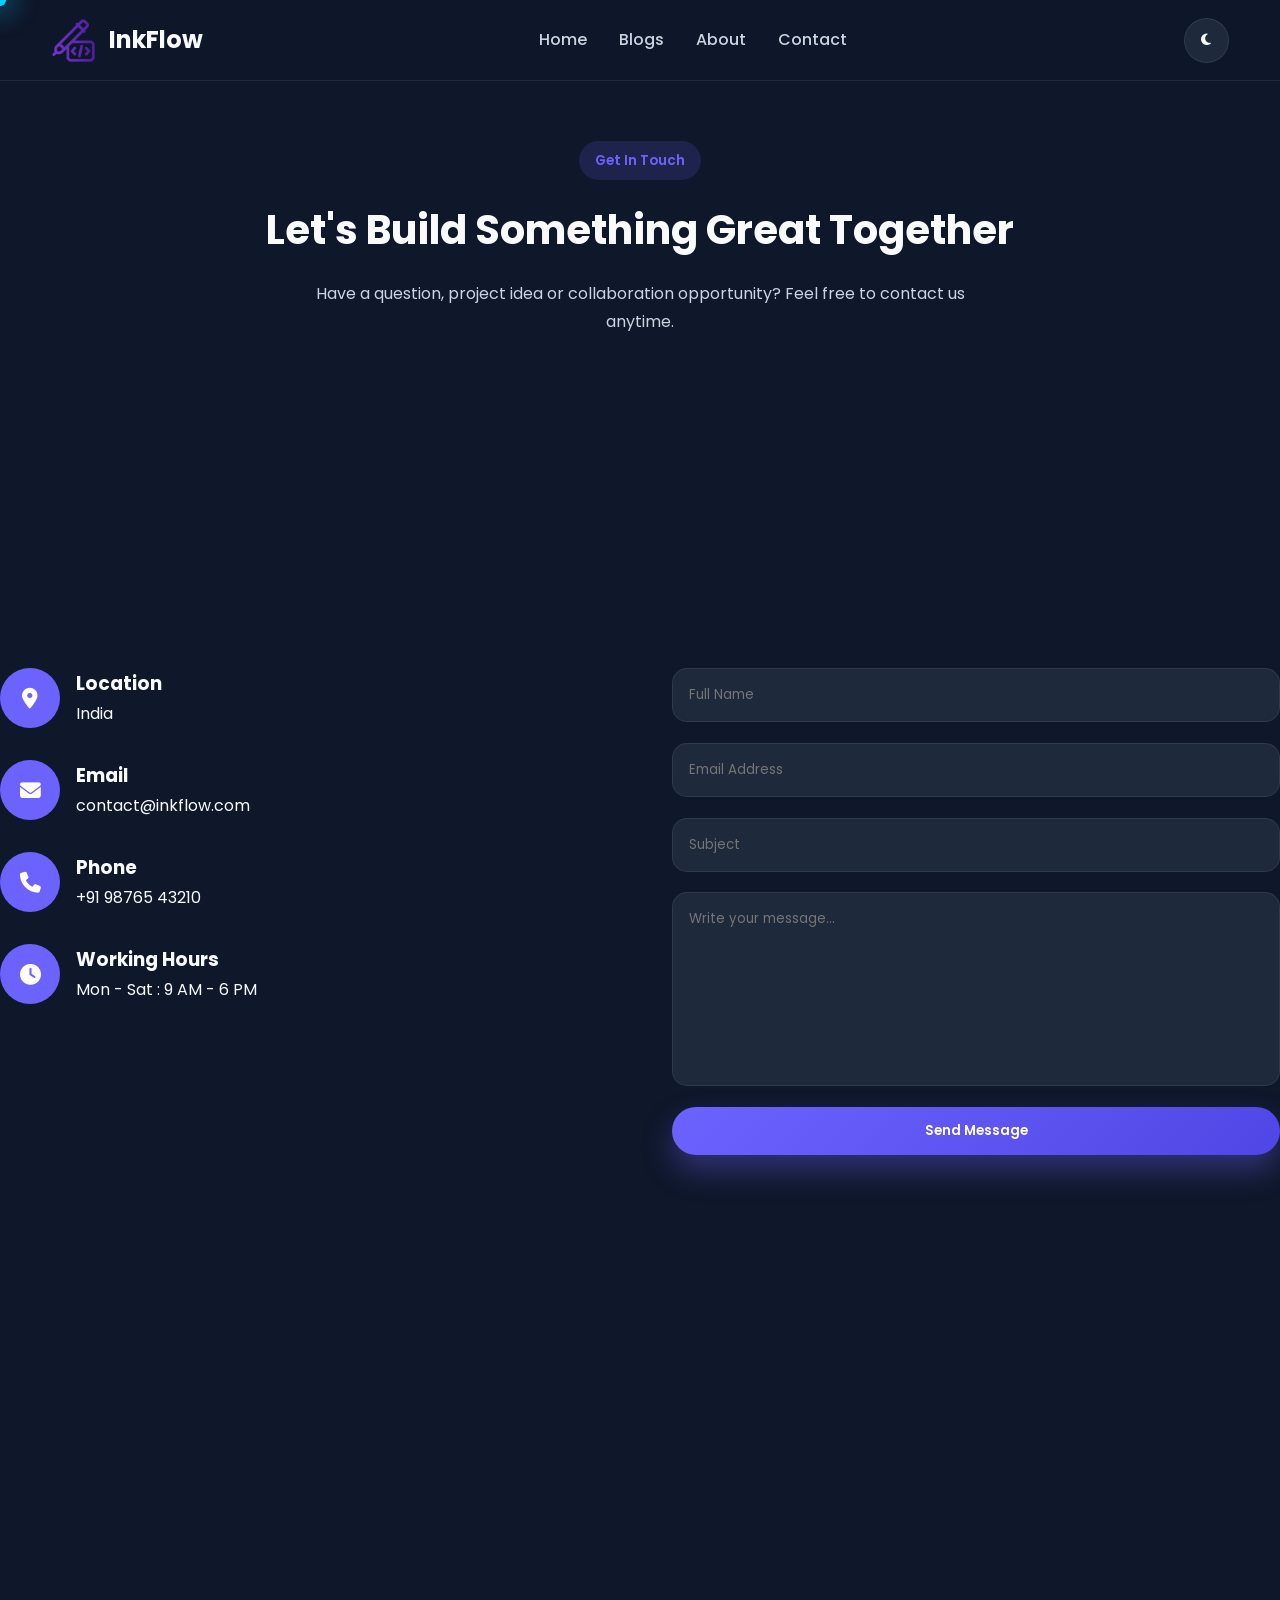
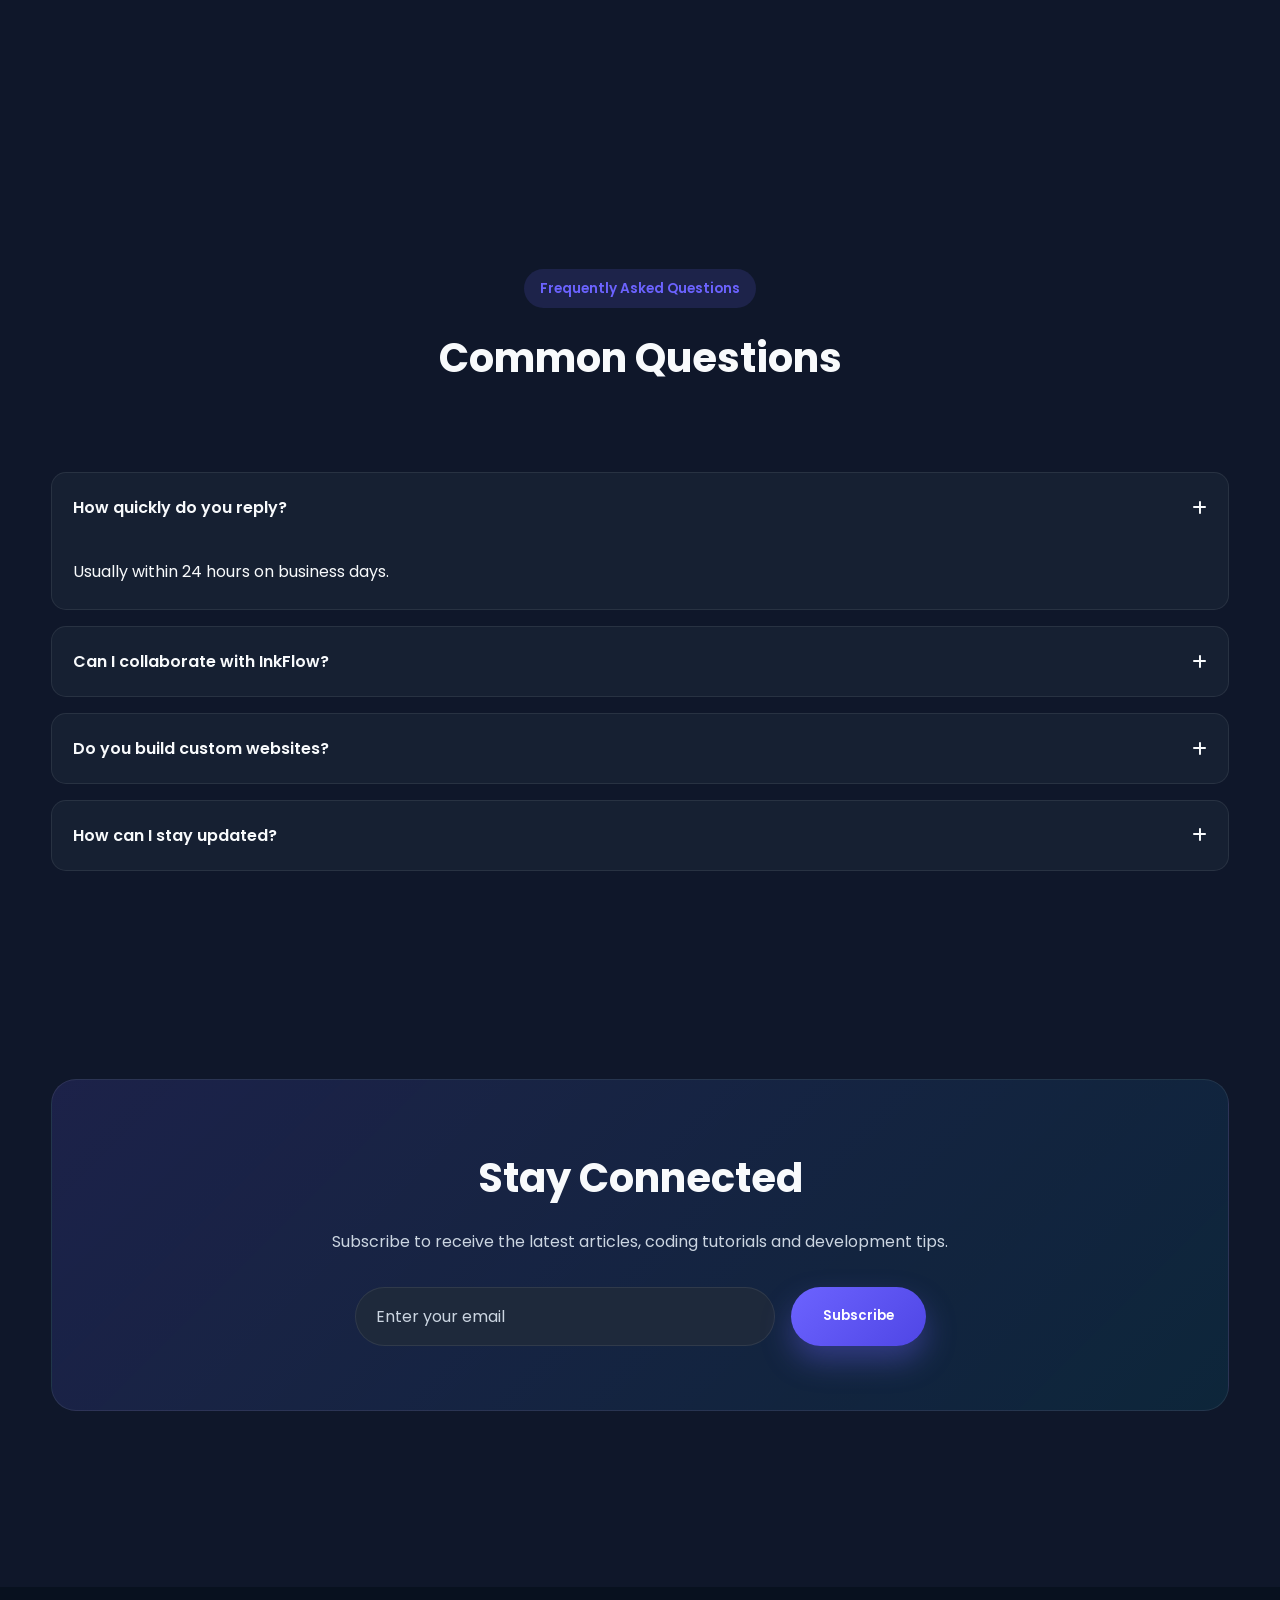
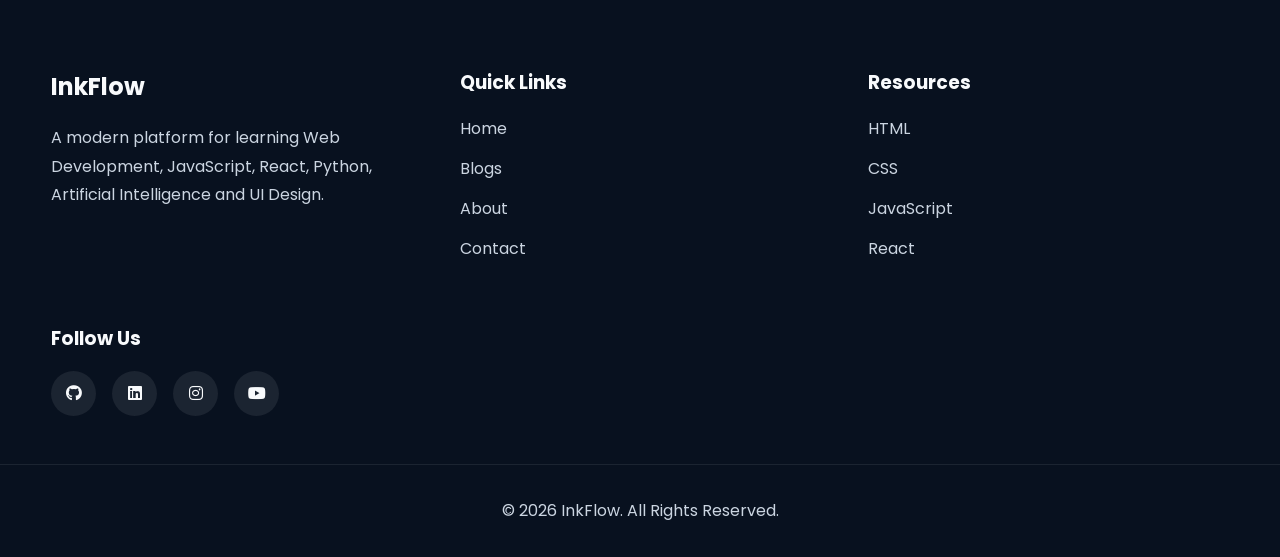
<file: Task5/contact.html>
<!DOCTYPE html>
<html lang="en">

<head>

<meta charset="UTF-8">

<meta name="viewport" content="width=device-width, initial-scale=1.0">

<title>Contact | InkFlow</title>

<meta name="description" content="Get in touch with InkFlow for collaborations, questions and project discussions.">

<link rel="icon" href="images/favicon.png">

<link rel="preconnect" href="https://fonts.googleapis.com">

<link rel="preconnect" href="https://fonts.gstatic.com" crossorigin>

<link href="https://fonts.googleapis.com/css2?family=Poppins:wght@300;400;500;600;700;800&display=swap" rel="stylesheet">

<link rel="stylesheet" href="https://cdnjs.cloudflare.com/ajax/libs/font-awesome/6.6.0/css/all.min.css">

<link rel="stylesheet" href="css/style.css">

</head>

<body>

<div class="loader">

<div class="loader-ring"></div>

</div>

<div class="cursor"></div>

<div class="cursor-blur"></div>

<header class="header">

<div class="container nav-container">

<a href="index.html" class="logo">

<img src="images/favicon.png" alt="InkFlow">

<span>InkFlow</span>

</a>

<nav class="navbar">

<ul class="nav-links">

<li><a href="index.html">Home</a></li>

<li><a href="blogs.html">Blogs</a></li>

<li><a href="about.html">About</a></li>

<li><a href="contact.html" class="active">Contact</a></li>

</ul>

</nav>

<div class="nav-actions">

<button id="themeToggle" class="theme-btn">

<i class="fas fa-moon"></i>

</button>

<button class="menu-btn">

<i class="fas fa-bars"></i>

</button>

</div>

</div>

</header>

<section class="small-hero">

<div class="container">

<div class="section-header">

<span class="section-tag">

Get In Touch

</span>

<h2>

Let's Build Something Great Together

</h2>

<p>

Have a question, project idea or collaboration opportunity?
Feel free to contact us anytime.

</p>

</div>

</div>

</section>

<section class="contact">

<div class="contact-info">

<div class="info-box">

<i class="fas fa-location-dot"></i>

<div>

<h3>Location</h3>

<p>India</p>

</div>

</div>

<div class="info-box">

<i class="fas fa-envelope"></i>

<div>

<h3>Email</h3>

<p>contact@inkflow.com</p>

</div>

</div>

<div class="info-box">

<i class="fas fa-phone"></i>

<div>

<h3>Phone</h3>

<p>+91 98765 43210</p>

</div>

</div>

<div class="info-box">

<i class="fas fa-clock"></i>

<div>

<h3>Working Hours</h3>

<p>Mon - Sat : 9 AM - 6 PM</p>

</div>

</div>

</div>

<form class="contact-form">

<input
type="text"
placeholder="Full Name"
required>

<input
type="email"
placeholder="Email Address"
required>

<input
type="text"
placeholder="Subject"
required>

<textarea
rows="8"
placeholder="Write your message..."
required></textarea>

<button
class="btn btn-primary"
type="submit">

Send Message

</button>

</form>

</section>

<section class="map">

<iframe

src="https://www.google.com/maps/embed?pb=!1m18!1m12!1m3!1d243646.9050952234!2d78.24323268954291!3d17.412608641064153!2m3!1f0!2f0!3f0!3m2!1i1024!2i768!4f13.1!3m3!1m2!1s0x3bcb99cfdc1fd2c3%3A0x8b3cbe5ef3bc7a71!2sHyderabad!5e0!3m2!1sen!2sin!4v1700000000000!5m2!1sen!2sin"

width="100%"

height="450"

style="border:0;"

loading="lazy"

allowfullscreen>

</iframe>

</section>
<!--================ FAQ ================-->

<section class="section">

<div class="container">

<div class="section-header">

<span class="section-tag">

Frequently Asked Questions

</span>

<h2>

Common Questions

</h2>

</div>

<div class="faq">

<div class="faq-item active">

<div class="faq-question">

<span>How quickly do you reply?</span>

<i class="fas fa-plus"></i>

</div>

<div class="faq-answer">

<p>

Usually within 24 hours on business days.

</p>

</div>

</div>

<div class="faq-item">

<div class="faq-question">

<span>Can I collaborate with InkFlow?</span>

<i class="fas fa-plus"></i>

</div>

<div class="faq-answer">

<p>

Absolutely! We welcome collaborations on web development, UI/UX design and technical writing.

</p>

</div>

</div>

<div class="faq-item">

<div class="faq-question">

<span>Do you build custom websites?</span>

<i class="fas fa-plus"></i>

</div>

<div class="faq-answer">

<p>

Yes. We develop responsive websites, portfolios, blogs and frontend applications.

</p>

</div>

</div>

<div class="faq-item">

<div class="faq-question">

<span>How can I stay updated?</span>

<i class="fas fa-plus"></i>

</div>

<div class="faq-answer">

<p>

Subscribe to our newsletter to receive the latest tutorials and programming articles.

</p>

</div>

</div>

</div>

</div>

</section>

<!--================ NEWSLETTER ================-->

<section class="newsletter section">

<div class="container newsletter-box">

<h2>

Stay Connected

</h2>

<p>

Subscribe to receive the latest articles,
coding tutorials and development tips.

</p>

<form id="newsletterForm">

<input

type="email"

placeholder="Enter your email"

required>

<button

type="submit"

class="btn btn-primary">

Subscribe

</button>

</form>

</div>

</section>

<!--================ FOOTER ================-->

<footer class="footer">

<div class="container footer-grid">

<div>

<h2>InkFlow</h2>

<p>

A modern platform for learning
Web Development,
JavaScript,
React,
Python,
Artificial Intelligence
and UI Design.

</p>

</div>

<div>

<h3>Quick Links</h3>

<ul>

<li><a href="index.html">Home</a></li>

<li><a href="blogs.html">Blogs</a></li>

<li><a href="about.html">About</a></li>

<li><a href="contact.html">Contact</a></li>

</ul>

</div>

<div>

<h3>Resources</h3>

<ul>

<li><a href="#">HTML</a></li>

<li><a href="#">CSS</a></li>

<li><a href="#">JavaScript</a></li>

<li><a href="#">React</a></li>

</ul>

</div>

<div>

<h3>Follow Us</h3>

<div class="social-icons">

<a href="#">

<i class="fab fa-github"></i>

</a>

<a href="#">

<i class="fab fa-linkedin"></i>

</a>

<a href="#">

<i class="fab fa-instagram"></i>

</a>

<a href="#">

<i class="fab fa-youtube"></i>

</a>

</div>

</div>

</div>

<div class="footer-bottom">

<p>

© 2026 InkFlow. All Rights Reserved.

</p>

</div>

</footer>

<!--================ SCROLL TOP ================-->

<button class="scroll-top">

<i class="fas fa-arrow-up"></i>

</button>

<script src="js/script.js"></script>

</body>

</html>
</file>
<file: Task2/style.css>
* {
  margin: 0;
  padding: 0;
  box-sizing: border-box;
  font-family: "Segoe UI", sans-serif;
}


html {
  scroll-behavior: smooth;
}


body {
  background: #0f172a;
  color: white;
}


header {
  position: fixed;
  top: 0;
  width: 100%;
  background: #111827;
  display: flex;
  justify-content: space-between;
  padding: 15px 30px;
  z-index: 1000;
}

.logo {
  color: #38bdf8;
  font-weight: bold;
}

nav a {
  color: white;
  margin-left: 15px;
  text-decoration: none;
}

nav a:hover {
  color: #38bdf8;
}


.page {
  height: 100vh;
  display: flex;
  justify-content: center;
  align-items: center;
  padding-top: 60px;
}


.card {
  background: #1e293b;
  padding: 25px;
  border-radius: 12px;
  width: 90%;
  max-width: 600px;
  box-shadow: 0 10px 25px rgba(0,0,0,0.4);
}


.row {
  display: flex;
  gap: 10px;
  margin-top: 10px;
}


input, textarea, select {
  width: 100%;
  padding: 10px;
  margin-top: 8px;
  border-radius: 8px;
  border: none;
  background: #0f172a;
  color: white;
}


button {
  background: #38bdf8;
  border: none;
  padding: 10px 14px;
  border-radius: 8px;
  cursor: pointer;
}


.task {
  display: flex;
  justify-content: space-between;
  background: #0f172a;
  padding: 10px;
  margin-top: 10px;
  border-radius: 8px;
}


#galleryBox img {
  width: 100%;
  margin-top: 10px;
  border-radius: 10px;
}


#formError {
  margin-top: 10px;
  color: #f87171;
}


@media (max-width: 600px) {
  nav {
    flex-wrap: wrap;
  }
}
</file>
<file: Task5/css/style.css>
@import url('https://fonts.googleapis.com/css2?family=Poppins:wght@300;400;500;600;700;800&display=swap');



:root{

    --primary:#6C63FF;
    --secondary:#4F46E5;
    --accent:#00D4FF;

    --bg:#0F172A;
    --surface:#1E293B;
    --card:#162032;

    --text:#F8FAFC;
    --text-light:#CBD5E1;

    --border:rgba(255,255,255,.08);

    --success:#10B981;
    --danger:#EF4444;
    --warning:#F59E0B;

    --shadow:0 15px 40px rgba(0,0,0,.25);

    --radius:18px;

    --transition:.35s ease;

    --container:1200px;

}



body.light{

    --bg:#F8FAFC;
    --surface:#FFFFFF;
    --card:#FFFFFF;

    --text:#0F172A;
    --text-light:#475569;

    --border:#E2E8F0;

    --shadow:0 12px 35px rgba(0,0,0,.08);

}



*{

margin:0;
padding:0;
box-sizing:border-box;

}

html{

scroll-behavior:smooth;

}

body{

font-family:"Poppins",sans-serif;

background:var(--bg);

color:var(--text);

line-height:1.7;

overflow-x:hidden;

transition:.4s;

}

img{

display:block;

width:100%;

}

a{

text-decoration:none;

color:inherit;

}

ul{

list-style:none;

}

button{

border:none;

outline:none;

cursor:pointer;

font-family:inherit;

}

input,
textarea{

font-family:inherit;

outline:none;

}

/*==================================================
                UTILITIES
==================================================*/

.container{

width:min(92%,var(--container));

margin:auto;

}

.section{

padding:6rem 0;

}

.section-header{

text-align:center;

margin-bottom:4rem;

}

.section-tag{

display:inline-block;

padding:.5rem 1rem;

background:rgba(108,99,255,.15);

color:var(--primary);

border-radius:999px;

font-size:.85rem;

font-weight:600;

margin-bottom:1rem;

}

.section-header h2{

font-size:2.5rem;

margin-bottom:1rem;

}

.section-header p{

max-width:650px;

margin:auto;

color:var(--text-light);

}

/*==================================================
                    BUTTONS
==================================================*/

.btn{

display:inline-flex;

align-items:center;

justify-content:center;

padding:14px 32px;

border-radius:50px;

font-weight:600;

transition:var(--transition);

}

.btn-primary{

background:linear-gradient(135deg,

var(--primary),

var(--secondary));

color:#fff;

box-shadow:0 15px 30px rgba(108,99,255,.35);

}

.btn-primary:hover{

transform:translateY(-4px);

}

.btn-outline{

border:2px solid var(--primary);

color:var(--primary);

margin-left:1rem;

}

.btn-outline:hover{

background:var(--primary);

color:#fff;

}

.btn-small{

display:inline-block;

margin-top:1rem;

color:var(--primary);

font-weight:600;

}



.loader{

position:fixed;

inset:0;

background:var(--bg);

display:flex;

justify-content:center;

align-items:center;

z-index:9999;

transition:.5s;

}

.loader.hide{

opacity:0;

visibility:hidden;

}

.loader-ring{

width:70px;

height:70px;

border:6px solid rgba(255,255,255,.1);

border-top:6px solid var(--primary);

border-radius:50%;

animation:spin 1s linear infinite;

}

@keyframes spin{

100%{

transform:rotate(360deg);

}

}



.cursor{

position:fixed;

width:12px;

height:12px;

background:var(--accent);

border-radius:50%;

pointer-events:none;

transform:translate(-50%,-50%);

z-index:9999;

}

.cursor-blur{

position:fixed;

width:40px;

height:40px;

background:rgba(0,212,255,.18);

border-radius:50%;

pointer-events:none;

transform:translate(-50%,-50%);

filter:blur(10px);

z-index:9998;

}



.header{

    position:fixed;
    top:0;
    left:0;
    width:100%;
    z-index:1000;

    background:rgba(15,23,42,.75);
    backdrop-filter:blur(18px);

    border-bottom:1px solid var(--border);

    transition:var(--transition);

}

.nav-container{

    height:80px;

    display:flex;

    justify-content:space-between;

    align-items:center;

}



.logo{

    display:flex;

    align-items:center;

    gap:.8rem;

    font-size:1.5rem;

    font-weight:700;

    color:var(--text);

}

.logo img{

    width:45px;

    height:45px;

}



.navbar{

    display:flex;

    align-items:center;

}

.nav-links{

    display:flex;

    align-items:center;

    gap:2rem;

}

.nav-links a{

    position:relative;

    color:var(--text-light);

    font-weight:500;

    transition:var(--transition);

}

.nav-links a:hover,

.nav-links a.active{

    color:var(--primary);

}

.nav-links a::after{

    content:"";

    position:absolute;

    left:0;
    bottom:-6px;

    width:0;

    height:2px;

    background:var(--primary);

    transition:.35s;

}

.nav-links a:hover::after,

.nav-links a.active::after{

    width:100%;

}



.nav-actions{

    display:flex;

    align-items:center;

    gap:1rem;

}


.theme-btn{

    width:45px;

    height:45px;

    border-radius:50%;

    background:var(--surface);

    color:var(--text);

    border:1px solid var(--border);

    transition:var(--transition);

}

.theme-btn:hover{

    background:var(--primary);

    color:#fff;

    transform:rotate(20deg);

}



.menu-btn{

    display:none;

    width:45px;

    height:45px;

    border-radius:10px;

    background:var(--surface);

    color:var(--text);

    border:1px solid var(--border);

}



.hero{

    padding:9rem 0 6rem;

    position:relative;

    overflow:hidden;

}

.hero::before{

    content:"";

    position:absolute;

    width:500px;

    height:500px;

    background:radial-gradient(

        rgba(108,99,255,.35),

        transparent

    );

    top:-180px;

    right:-180px;

    border-radius:50%;

    z-index:-1;

}

.hero::after{

    content:"";

    position:absolute;

    width:350px;

    height:350px;

    background:radial-gradient(

        rgba(0,212,255,.20),

        transparent

    );

    bottom:-120px;

    left:-120px;

    border-radius:50%;

    z-index:-1;

}

.hero-grid{

    display:grid;

    grid-template-columns:repeat(2,1fr);

    align-items:center;

    gap:4rem;

}



.hero-tag{

    display:inline-block;

    padding:.6rem 1rem;

    border-radius:50px;

    background:rgba(108,99,255,.15);

    color:var(--primary);

    font-weight:600;

    margin-bottom:1.5rem;

}

.hero-content h1{

    font-size:4rem;

    line-height:1.15;

    margin-bottom:1.5rem;

}

.hero-content h1 span{

    color:var(--primary);

}

.hero-content p{

    font-size:1.1rem;

    color:var(--text-light);

    margin-bottom:2rem;

    max-width:600px;

}

.hero-buttons{

    display:flex;

    align-items:center;

    flex-wrap:wrap;

    gap:1rem;

    margin-bottom:3rem;

}



.hero-stats{

    display:flex;

    gap:2rem;

    flex-wrap:wrap;

}

.stat{

    min-width:120px;

}

.stat h3{

    font-size:2rem;

    color:var(--primary);

}

.stat p{

    color:var(--text-light);

    margin-top:.3rem;

}


.hero-image{

    display:flex;

    justify-content:center;

    align-items:center;

}

.hero-image img{

    width:100%;

    max-width:520px;

    animation:floatImage 5s ease-in-out infinite;

}

@keyframes floatImage{

    0%{

        transform:translateY(0);

    }

    50%{

        transform:translateY(-18px);

    }

    100%{

        transform:translateY(0);

    }

}


.featured-grid{

    display:grid;
    grid-template-columns:repeat(auto-fit,minmax(340px,1fr));
    gap:2rem;

}

.featured-card{

    background:var(--card);

    border:1px solid var(--border);

    border-radius:var(--radius);

    overflow:hidden;

    transition:.4s;

    box-shadow:var(--shadow);

}

.featured-card:hover{

    transform:translateY(-12px);

    border-color:var(--primary);

}

.featured-card img{

    width:100%;

    height:240px;

    object-fit:cover;

    transition:.5s;

}

.featured-card:hover img{

    transform:scale(1.08);

}

.card-content{

    padding:1.8rem;

}

.card-content h3{

    font-size:1.4rem;

    margin:1rem 0;

}

.card-content p{

    color:var(--text-light);

    margin-bottom:1.5rem;

    line-height:1.8;

}

.card-footer{

    display:flex;

    justify-content:space-between;

    align-items:center;

}

.card-footer span{

    color:var(--text-light);

    font-size:.9rem;

}

.card-footer a{

    color:var(--primary);

    font-weight:600;

}

.card-footer a:hover{

    color:var(--accent);

}


.badge{

    display:inline-block;

    padding:8px 16px;

    border-radius:30px;

    font-size:.8rem;

    font-weight:600;

    color:#fff;

}

.badge.html{

    background:#E34F26;

}

.badge.css{

    background:#1572B6;

}

.badge.js{

    background:#F7DF1E;

    color:#111;

}

.badge.react{

    background:#61DAFB;

    color:#111;

}

.badge.ai{

    background:#8B5CF6;

}

.badge.cp{

    background:#10B981;

}


.category-grid{

    display:grid;

    grid-template-columns:repeat(auto-fit,minmax(180px,1fr));

    gap:1.5rem;

}

.category-card{

    background:var(--card);

    border:1px solid var(--border);

    border-radius:20px;

    text-align:center;

    padding:2rem;

    transition:.35s;

}

.category-card:hover{

    transform:translateY(-10px);

    background:linear-gradient(135deg,var(--primary),var(--secondary));

}

.category-card i{

    font-size:3rem;

    color:var(--primary);

    margin-bottom:1rem;

    transition:.35s;

}

.category-card:hover i{

    color:#fff;

}

.category-card h3{

    margin-bottom:.5rem;

}

.category-card p{

    color:var(--text-light);

    font-size:.9rem;

}

.category-card:hover p{

    color:#fff;

}



.blog-grid{

    display:grid;

    grid-template-columns:repeat(auto-fit,minmax(320px,1fr));

    gap:2rem;

}

.blog-card{

    overflow:hidden;

    background:var(--card);

    border-radius:20px;

    border:1px solid var(--border);

    transition:.4s;

}

.blog-card:hover{

    transform:translateY(-12px);

    box-shadow:0 25px 45px rgba(0,0,0,.3);

}

.blog-card img{

    width:100%;

    height:220px;

    object-fit:cover;

    transition:.5s;

}

.blog-card:hover img{

    transform:scale(1.08);

}

.blog-content{

    padding:1.6rem;

}

.blog-content h3{

    margin:1rem 0;

    font-size:1.3rem;

}

.blog-content p{

    color:var(--text-light);

    line-height:1.8;

}

.btn-small{

    display:inline-block;

    margin-top:1.3rem;

    color:var(--primary);

    font-weight:600;

    transition:.3s;

}

.btn-small:hover{

    color:var(--accent);

    letter-spacing:1px;

}



.featured-card,
.blog-card{

    position:relative;

}

.featured-card::before,
.blog-card::before{

    content:"";

    position:absolute;

    inset:0;

    background:linear-gradient(
        transparent,
        rgba(0,0,0,.25)
    );

    opacity:0;

    transition:.4s;

}

.featured-card:hover::before,
.blog-card:hover::before{

    opacity:1;

}


.features-grid{

    display:grid;

    grid-template-columns:repeat(auto-fit,minmax(250px,1fr));

    gap:2rem;

}

.feature-card{

    background:var(--card);

    border:1px solid var(--border);

    border-radius:20px;

    padding:2.5rem 2rem;

    text-align:center;

    transition:.4s;

    box-shadow:var(--shadow);

}

.feature-card:hover{

    transform:translateY(-12px);

    border-color:var(--primary);

}

.feature-card i{

    width:80px;

    height:80px;

    margin:auto;

    display:flex;

    justify-content:center;

    align-items:center;

    border-radius:50%;

    font-size:2rem;

    background:linear-gradient(135deg,var(--primary),var(--secondary));

    color:#fff;

    margin-bottom:1.5rem;

}

.feature-card h3{

    margin-bottom:1rem;

}

.feature-card p{

    color:var(--text-light);

    line-height:1.8;

}


.testimonial-grid{

    display:grid;

    grid-template-columns:repeat(auto-fit,minmax(300px,1fr));

    gap:2rem;

}

.testimonial-card{

    background:var(--card);

    border:1px solid var(--border);

    border-radius:20px;

    text-align:center;

    padding:2rem;

    transition:.35s;

}

.testimonial-card:hover{

    transform:translateY(-10px);

}

.testimonial-card img{

    width:100px;

    height:100px;

    object-fit:cover;

    border-radius:50%;

    margin:auto;

    margin-bottom:1.2rem;

    border:4px solid var(--primary);

}

.testimonial-card h3{

    margin-bottom:.7rem;

}

.testimonial-card p{

    color:var(--text-light);

    font-style:italic;

    line-height:1.8;

}



.newsletter{

    text-align:center;

}

.newsletter-box{

    background:linear-gradient(135deg,

    rgba(108,99,255,.15),

    rgba(0,212,255,.08));

    border:1px solid var(--border);

    border-radius:25px;

    padding:4rem;

}

.newsletter h2{

    font-size:2.5rem;

    margin-bottom:1rem;

}

.newsletter p{

    max-width:650px;

    margin:auto;

    color:var(--text-light);

    margin-bottom:2rem;

}

.newsletter form{

    display:flex;

    justify-content:center;

    gap:1rem;

    flex-wrap:wrap;

}

.newsletter input{

    width:420px;

    max-width:100%;

    padding:16px 20px;

    border-radius:50px;

    border:1px solid var(--border);

    background:var(--surface);

    color:var(--text);

    font-size:1rem;

}

.newsletter input::placeholder{

    color:var(--text-light);

}



.footer{

    background:#08111f;

    padding-top:5rem;

    margin-top:5rem;

}

body.light .footer{

    background:#111827;

}

.footer-grid{

    display:grid;

    grid-template-columns:repeat(auto-fit,minmax(260px,1fr));

    gap:3rem;

}

.footer h2{

    margin-bottom:1rem;

}

.footer h3{

    margin-bottom:1rem;

}

.footer p{

    color:#CBD5E1;

    line-height:1.8;

}

.footer ul li{

    margin-bottom:.8rem;

}

.footer ul li a{

    color:#CBD5E1;

    transition:.3s;

}

.footer ul li a:hover{

    color:var(--primary);

    padding-left:6px;

}

.social-icons{

    display:flex;

    gap:1rem;

    margin-top:1rem;

}

.social-icons a{

    width:45px;

    height:45px;

    display:flex;

    align-items:center;

    justify-content:center;

    border-radius:50%;

    background:rgba(255,255,255,.08);

    transition:.3s;

}

.social-icons a:hover{

    background:var(--primary);

    transform:translateY(-5px);

}

.footer-bottom{

    text-align:center;

    border-top:1px solid rgba(255,255,255,.08);

    margin-top:3rem;

    padding:2rem 0;

    color:#CBD5E1;

}



.scroll-top{

    position:fixed;

    right:30px;

    bottom:30px;

    width:55px;

    height:55px;

    border:none;

    border-radius:50%;

    background:linear-gradient(135deg,

    var(--primary),

    var(--secondary));

    color:#fff;

    font-size:1.2rem;

    cursor:pointer;

    opacity:0;

    visibility:hidden;

    transition:.35s;

    z-index:999;

}

.scroll-top.show{

    opacity:1;

    visibility:visible;

}

.scroll-top:hover{

    transform:translateY(-6px);

}



.reveal{

    opacity:0;

    transform:translateY(60px);

    transition:1s;

}

.reveal.active{

    opacity:1;

    transform:translateY(0);

}



.toast{

    position:fixed;

    right:25px;

    top:30px;

    background:var(--primary);

    color:#fff;

    padding:16px 24px;

    border-radius:12px;

    font-weight:600;

    transform:translateX(120%);

    transition:.4s;

    z-index:9999;

}

.toast.show{

    transform:translateX(0);

}


.blogs-page{

    padding:8rem 0 5rem;

}

.search-bar{

    max-width:650px;

    margin:0 auto 4rem;

    position:relative;

}

.search-bar input{

    width:100%;

    padding:18px 60px 18px 25px;

    border-radius:50px;

    border:1px solid var(--border);

    background:var(--surface);

    color:var(--text);

    font-size:1rem;

}

.search-bar i{

    position:absolute;

    right:25px;

    top:50%;

    transform:translateY(-50%);

    color:var(--primary);

}

.filter-buttons{

    display:flex;

    justify-content:center;

    flex-wrap:wrap;

    gap:1rem;

    margin-bottom:3rem;

}

.filter-buttons button{

    padding:12px 24px;

    border-radius:40px;

    background:var(--card);

    border:1px solid var(--border);

    color:var(--text);

    transition:.35s;

}

.filter-buttons button:hover,

.filter-buttons button.active{

    background:var(--primary);

    color:#fff;

}

.pagination{

    display:none;

    justify-content:center;

    gap:1rem;

    margin-top:4rem;

}

.pagination button{

    width:45px;

    height:45px;

    border-radius:50%;

    background:var(--surface);

    color:var(--text);

    border:1px solid var(--border);

}

.pagination button.active{

    background:var(--primary);

    color:#fff;

}



.article{

    padding:8rem 0 5rem;

}

.article-header{

    max-width:900px;

    margin:auto;

    text-align:center;

    margin-bottom:3rem;

}

.article-header h1{

    font-size:3rem;

    margin:1.5rem 0;

}

.article-meta{

    display:flex;

    justify-content:center;

    gap:2rem;

    color:var(--text-light);

    flex-wrap:wrap;

}

.article-image{

    border-radius:25px;

    overflow:hidden;

    margin:3rem auto;

    max-width:1000px;

}

.article-image img{

    width:100%;

    height:500px;

    object-fit:cover;

}

.article-content{

    max-width:850px;

    margin:auto;

}

.article-content h2{

    margin:3rem 0 1rem;

    font-size:2rem;

}

.article-content h3{

    margin:2rem 0 1rem;

}

.article-content p{

    margin-bottom:1.5rem;

    color:var(--text-light);

    line-height:2;

}

.article-content ul{

    margin-left:2rem;

    margin-bottom:2rem;

}

.article-content li{

    margin-bottom:.8rem;

    color:var(--text-light);

}

.article-content img{

    border-radius:20px;

    margin:2rem 0;

}

.article-content blockquote{

    border-left:5px solid var(--primary);

    padding:1.5rem;

    background:var(--surface);

    margin:2rem 0;

    border-radius:15px;

    font-style:italic;

}

.article-content pre{

    background:#111827;

    color:#fff;

    padding:2rem;

    border-radius:15px;

    overflow:auto;

    margin:2rem 0;

}

.article-content code{

    color:#00D4FF;

}

.reading-progress{

    position:fixed;

    top:0;

    left:0;

    width:0;

    height:5px;

    background:linear-gradient(

    90deg,

    var(--primary),

    var(--accent));

    z-index:9999;

}


.author-card{

    display:flex;

    gap:2rem;

    margin:5rem auto;

    padding:2rem;

    border-radius:25px;

    background:var(--card);

    border:1px solid var(--border);

    align-items:center;

}

.author-card img{

    width:140px;

    height:140px;

    border-radius:50%;

    object-fit:cover;

}

.author-card h3{

    margin-bottom:.5rem;

}

.author-card p{

    color:var(--text-light);

}



.share-buttons{

    display:flex;

    gap:1rem;

    margin:3rem 0;

}

.share-buttons a{

    width:50px;

    height:50px;

    display:flex;

    align-items:center;

    justify-content:center;

    border-radius:50%;

    background:var(--surface);

    color:var(--text);

    transition:.35s;

}

.share-buttons a:hover{

    background:var(--primary);

    color:#fff;

}



.comments{

    margin-top:5rem;

}

.comment{

    display:flex;

    gap:1.5rem;

    padding:1.5rem 0;

    border-bottom:1px solid var(--border);

}

.comment img{

    width:65px;

    height:65px;

    border-radius:50%;

}

.comment h4{

    margin-bottom:.5rem;

}

.comment p{

    color:var(--text-light);

}


.about{

    padding:8rem 0 5rem;

}

.about-grid{

    display:grid;

    grid-template-columns:1fr 1fr;

    gap:4rem;

    align-items:center;

}

.about-image img{

    width:100%;

    border-radius:25px;

    box-shadow:var(--shadow);

}

.about-content h2{

    font-size:2.8rem;

    margin-bottom:1.5rem;

}

.about-content p{

    color:var(--text-light);

    line-height:2;

    margin-bottom:1.5rem;

}



.skills{

    margin-top:3rem;

}

.skill{

    margin-bottom:1.8rem;

}

.skill-title{

    display:flex;

    justify-content:space-between;

    margin-bottom:.7rem;

    font-weight:600;

}

.progress{

    width:100%;

    height:10px;

    background:rgba(255,255,255,.08);

    border-radius:20px;

    overflow:hidden;

}

.progress span{

    display:block;

    height:100%;

    background:linear-gradient(90deg,var(--primary),var(--accent));

    border-radius:20px;

}



.timeline{

    position:relative;

    margin-top:5rem;

}

.timeline::before{

    content:"";

    position:absolute;

    left:25px;

    top:0;

    width:4px;

    height:100%;

    background:var(--primary);

}

.timeline-item{

    position:relative;

    padding-left:80px;

    margin-bottom:3rem;

}

.timeline-item::before{

    content:"";

    position:absolute;

    left:14px;

    top:5px;

    width:22px;

    height:22px;

    border-radius:50%;

    background:var(--primary);

}

.timeline-item h3{

    margin-bottom:.6rem;

}

.timeline-item p{

    color:var(--text-light);

}



.gallery{

    display:grid;

    grid-template-columns:repeat(auto-fit,minmax(250px,1fr));

    gap:1.5rem;

    margin-top:4rem;

}

.gallery img{

    height:250px;

    object-fit:cover;

    border-radius:20px;

    transition:.4s;

}

.gallery img:hover{

    transform:scale(1.05);

}


.contact{

    padding:8rem 0 5rem;

    display:grid;

    grid-template-columns:1fr 1fr;

    gap:4rem;

}

.contact-info .info-box{

    display:flex;

    gap:1rem;

    margin-bottom:2rem;

}

.info-box i{

    width:60px;

    height:60px;

    border-radius:50%;

    display:flex;

    justify-content:center;

    align-items:center;

    background:var(--primary);

    color:#fff;

    font-size:1.3rem;

}

.contact-form{

    display:flex;

    flex-direction:column;

    gap:1.3rem;

}

.contact-form input,
.contact-form textarea{

    padding:16px;

    border-radius:15px;

    border:1px solid var(--border);

    background:var(--surface);

    color:var(--text);

}

.contact-form textarea{

    resize:none;

}


.map{

    margin-top:5rem;

}

.map iframe{

    border-radius:20px;

}



.faq{

    margin-top:5rem;

}

.faq-item{

    background:var(--card);

    border:1px solid var(--border);

    border-radius:15px;

    margin-bottom:1rem;

    overflow:hidden;

}

.faq-question{

    display:flex;

    justify-content:space-between;

    align-items:center;

    padding:1.3rem;

    cursor:pointer;

    font-weight:600;

}

.faq-answer{

    max-height:0;

    overflow:hidden;

    transition:.35s;

    padding:0 1.3rem;

}

.faq-item.active .faq-answer{

    max-height:250px;

    padding:1rem 1.3rem 1.5rem;

}



.small-hero{

    min-height:60vh;

    display:flex;

    align-items:center;

}



@media(max-width:992px){

.hero-grid,
.about-grid,
.contact{

grid-template-columns:1fr;

text-align:center;

}

.hero-buttons{

justify-content:center;

}

.hero-stats{

justify-content:center;

}

.author-card{

flex-direction:column;

text-align:center;

}

}

@media(max-width:768px){

.header{

padding:0 1rem;

}

.nav-links{

display:none;

}

.menu-btn{

display:flex;

justify-content:center;

align-items:center;

}

.hero-content h1{

font-size:2.8rem;

}

.section-header h2{

font-size:2rem;

}

.newsletter form{

flex-direction:column;

}

.newsletter input{

width:100%;

}

.footer-grid{

text-align:center;

}

.social-icons{

justify-content:center;

}

.timeline::before{

display:none;

}

.timeline-item{

padding-left:0;

}

.timeline-item::before{

display:none;

}

}

@media(max-width:576px){

.section{

padding:4rem 0;

}

.hero{

padding-top:7rem;

}

.hero-content h1{

font-size:2.2rem;

}

.stat h3{

font-size:1.5rem;

}

.featured-grid,
.blog-grid,
.category-grid,
.features-grid,
.testimonial-grid{

grid-template-columns:1fr;

}

.contact{

gap:2rem;

}

.about-content h2{

font-size:2rem;

}

.footer{

padding-top:3rem;

}

}

@media (max-width:768px){

.nav-links{

    display:none;
    position:absolute;
    top:80px;
    left:5%;
    width:90%;
    background:var(--surface);
    border:1px solid var(--border);
    border-radius:16px;
    flex-direction:column;
    padding:20px;
    gap:20px;
    box-shadow:var(--shadow);

}

.nav-links.show{

    display:flex;

}

}
</file>
